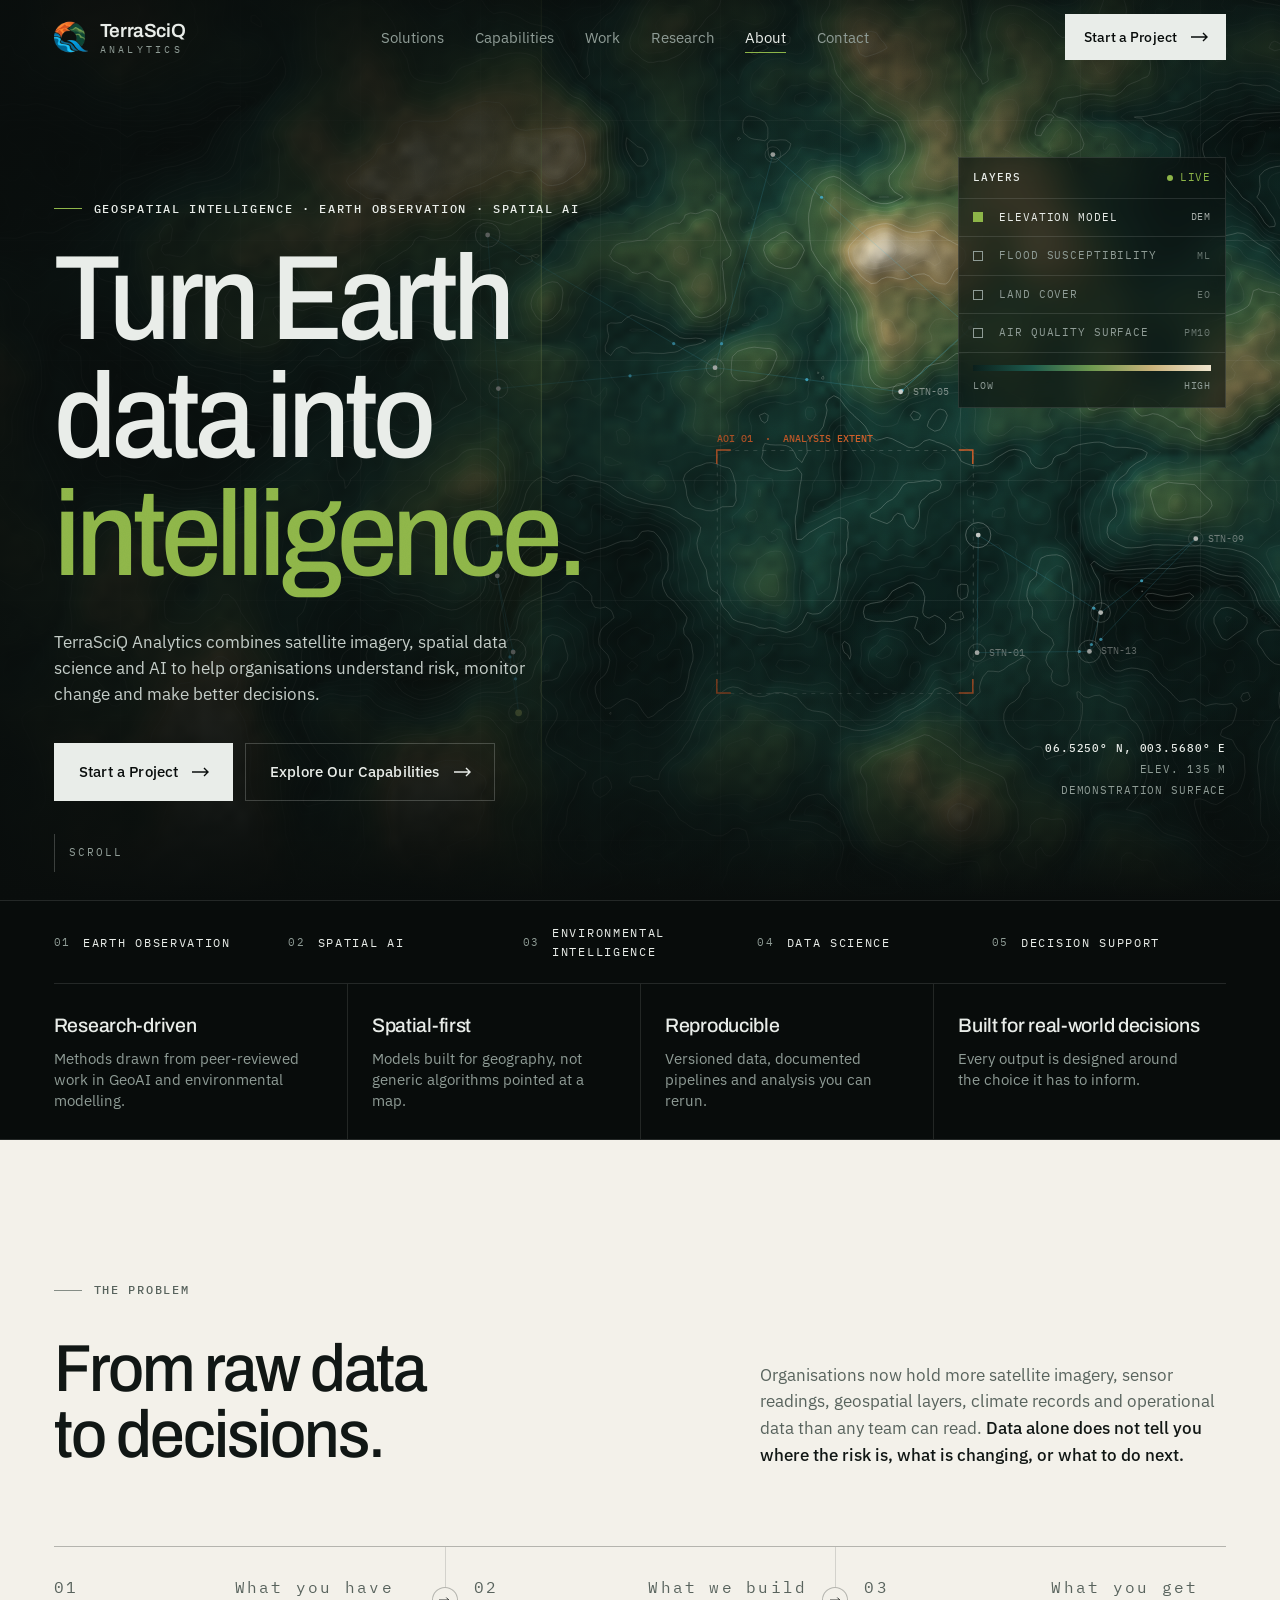
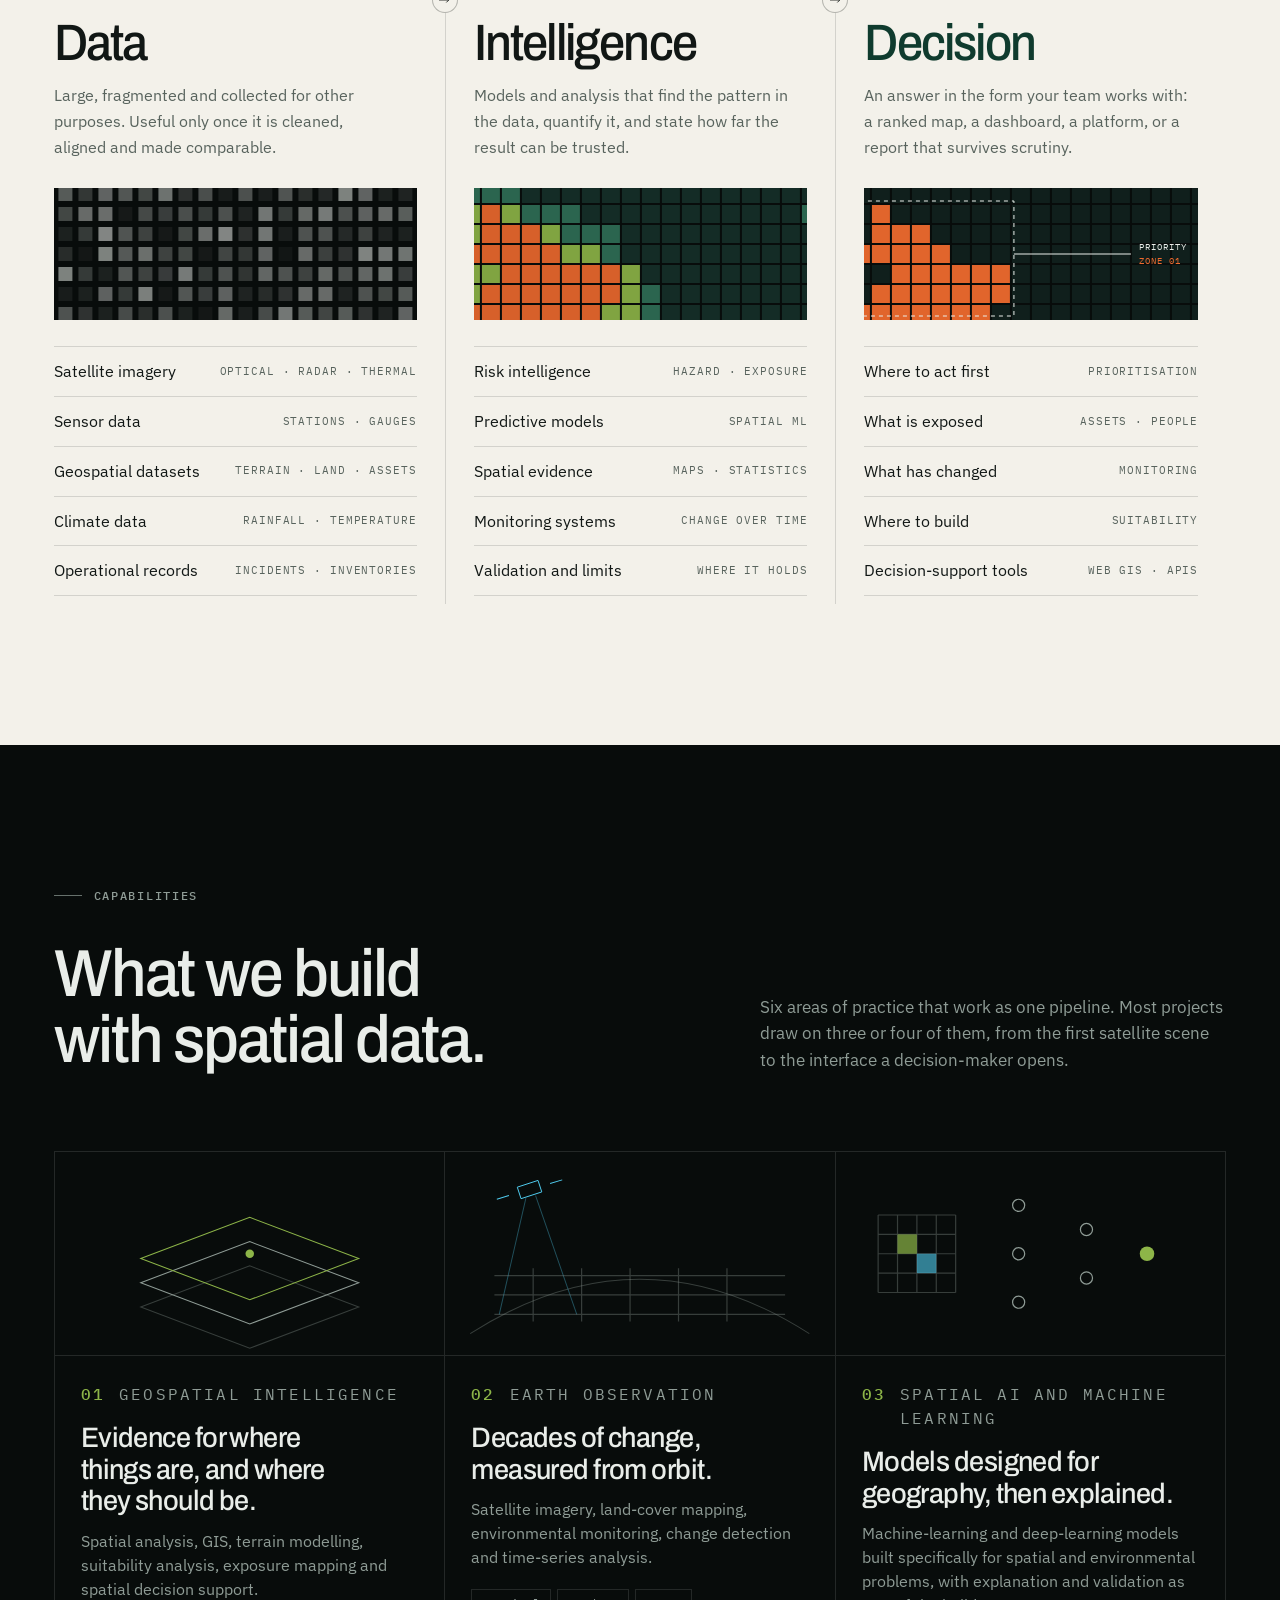
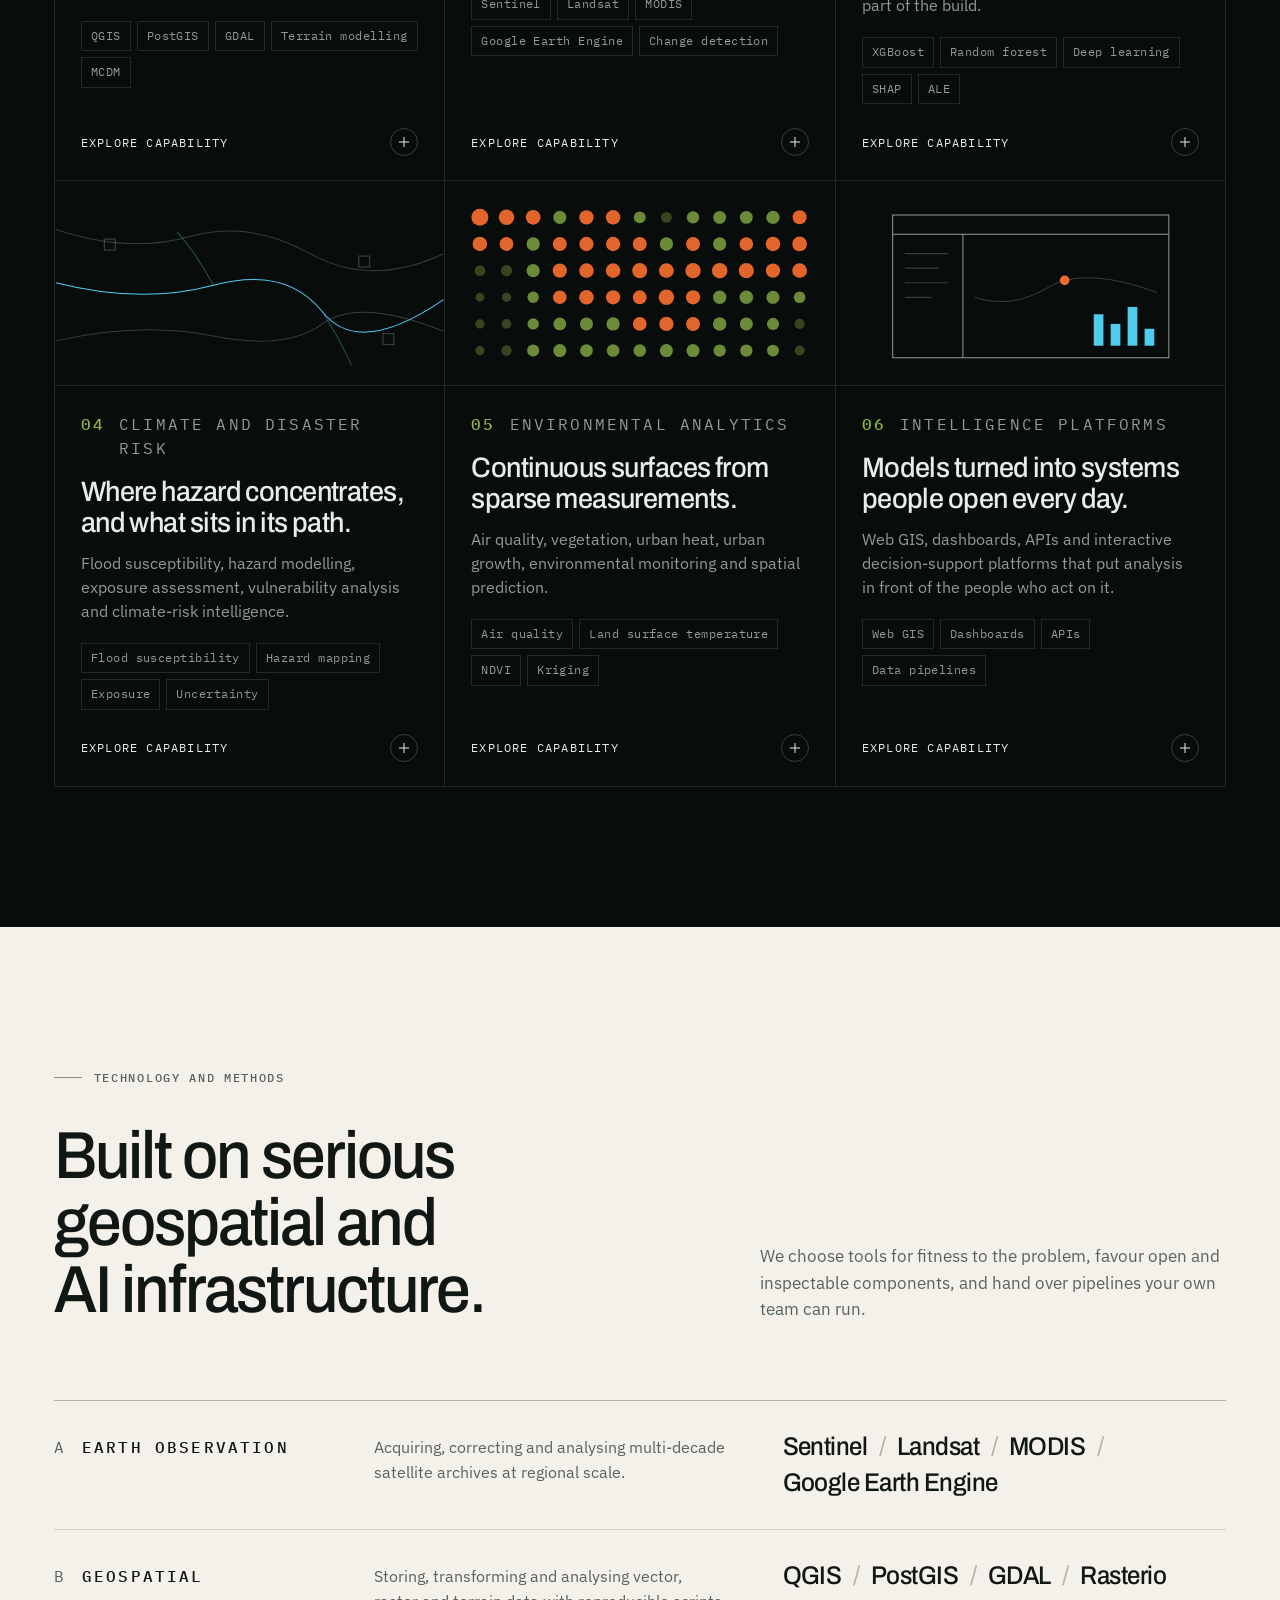
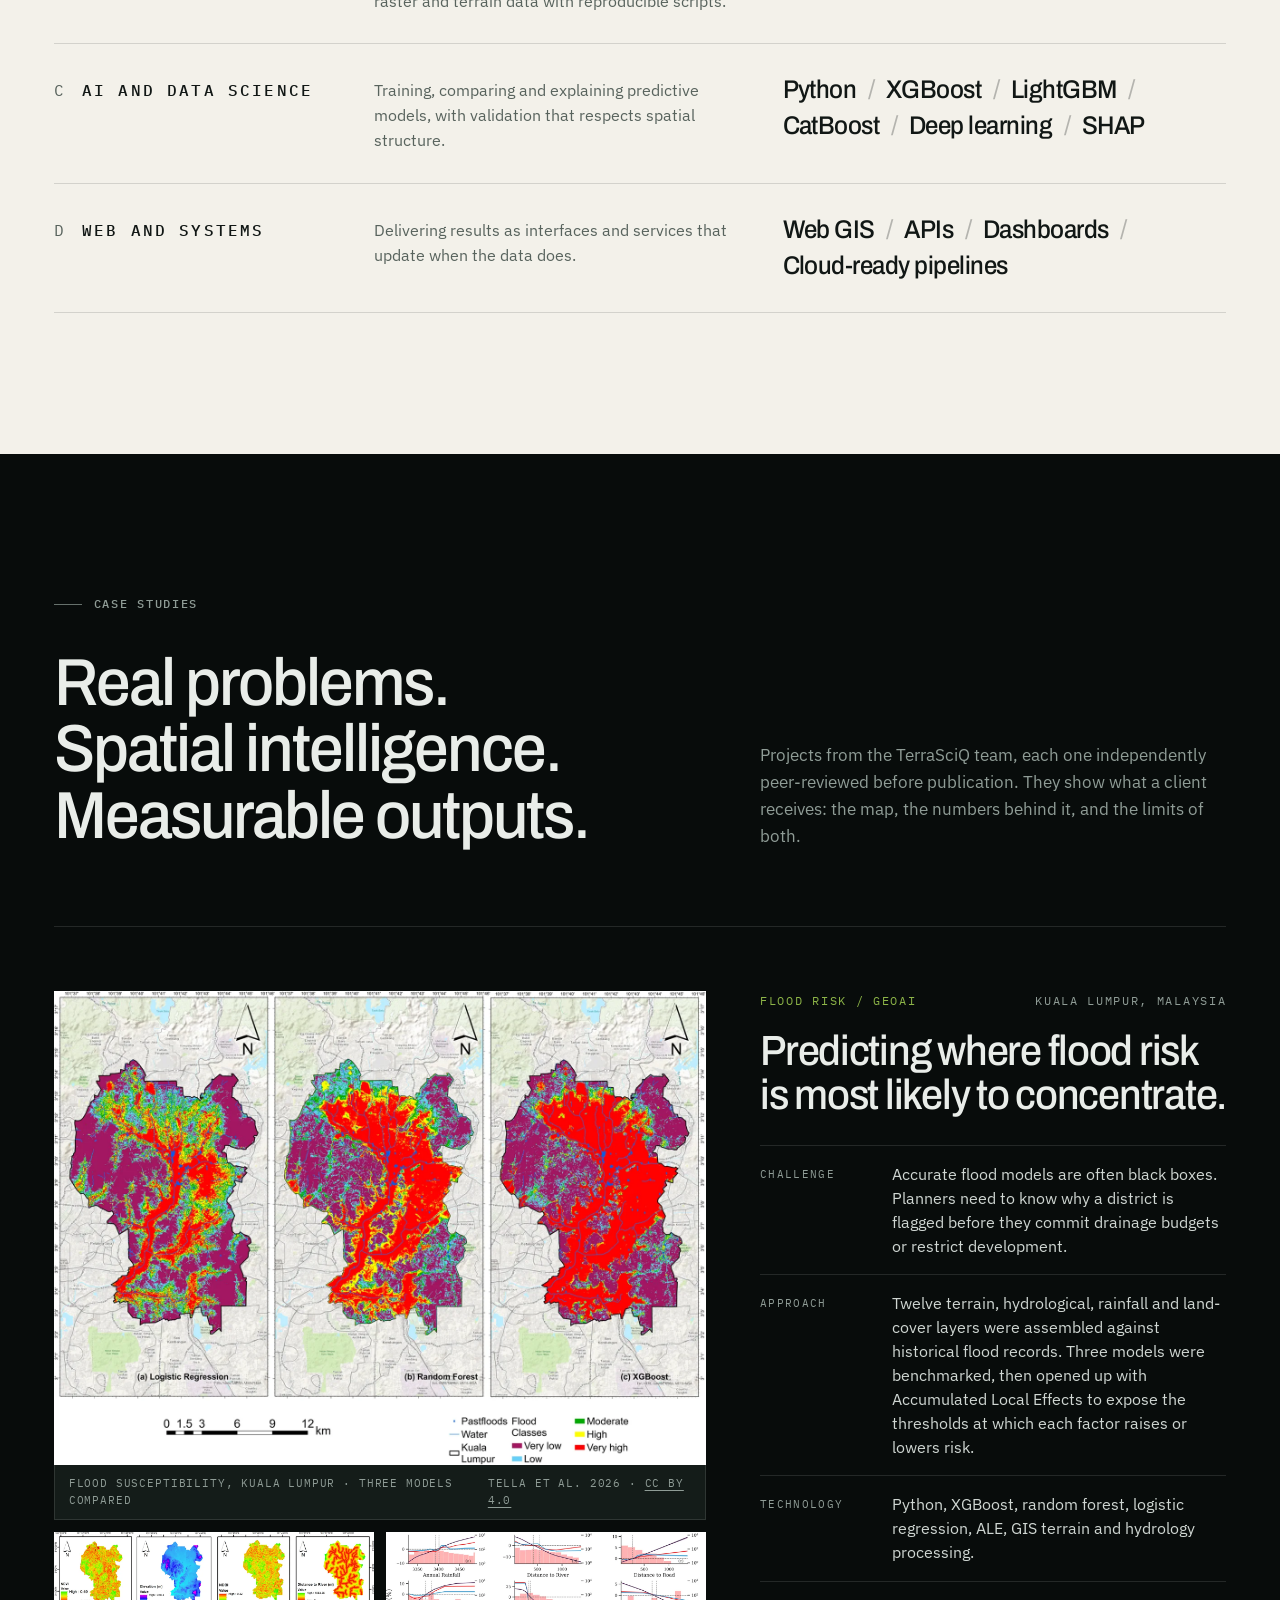
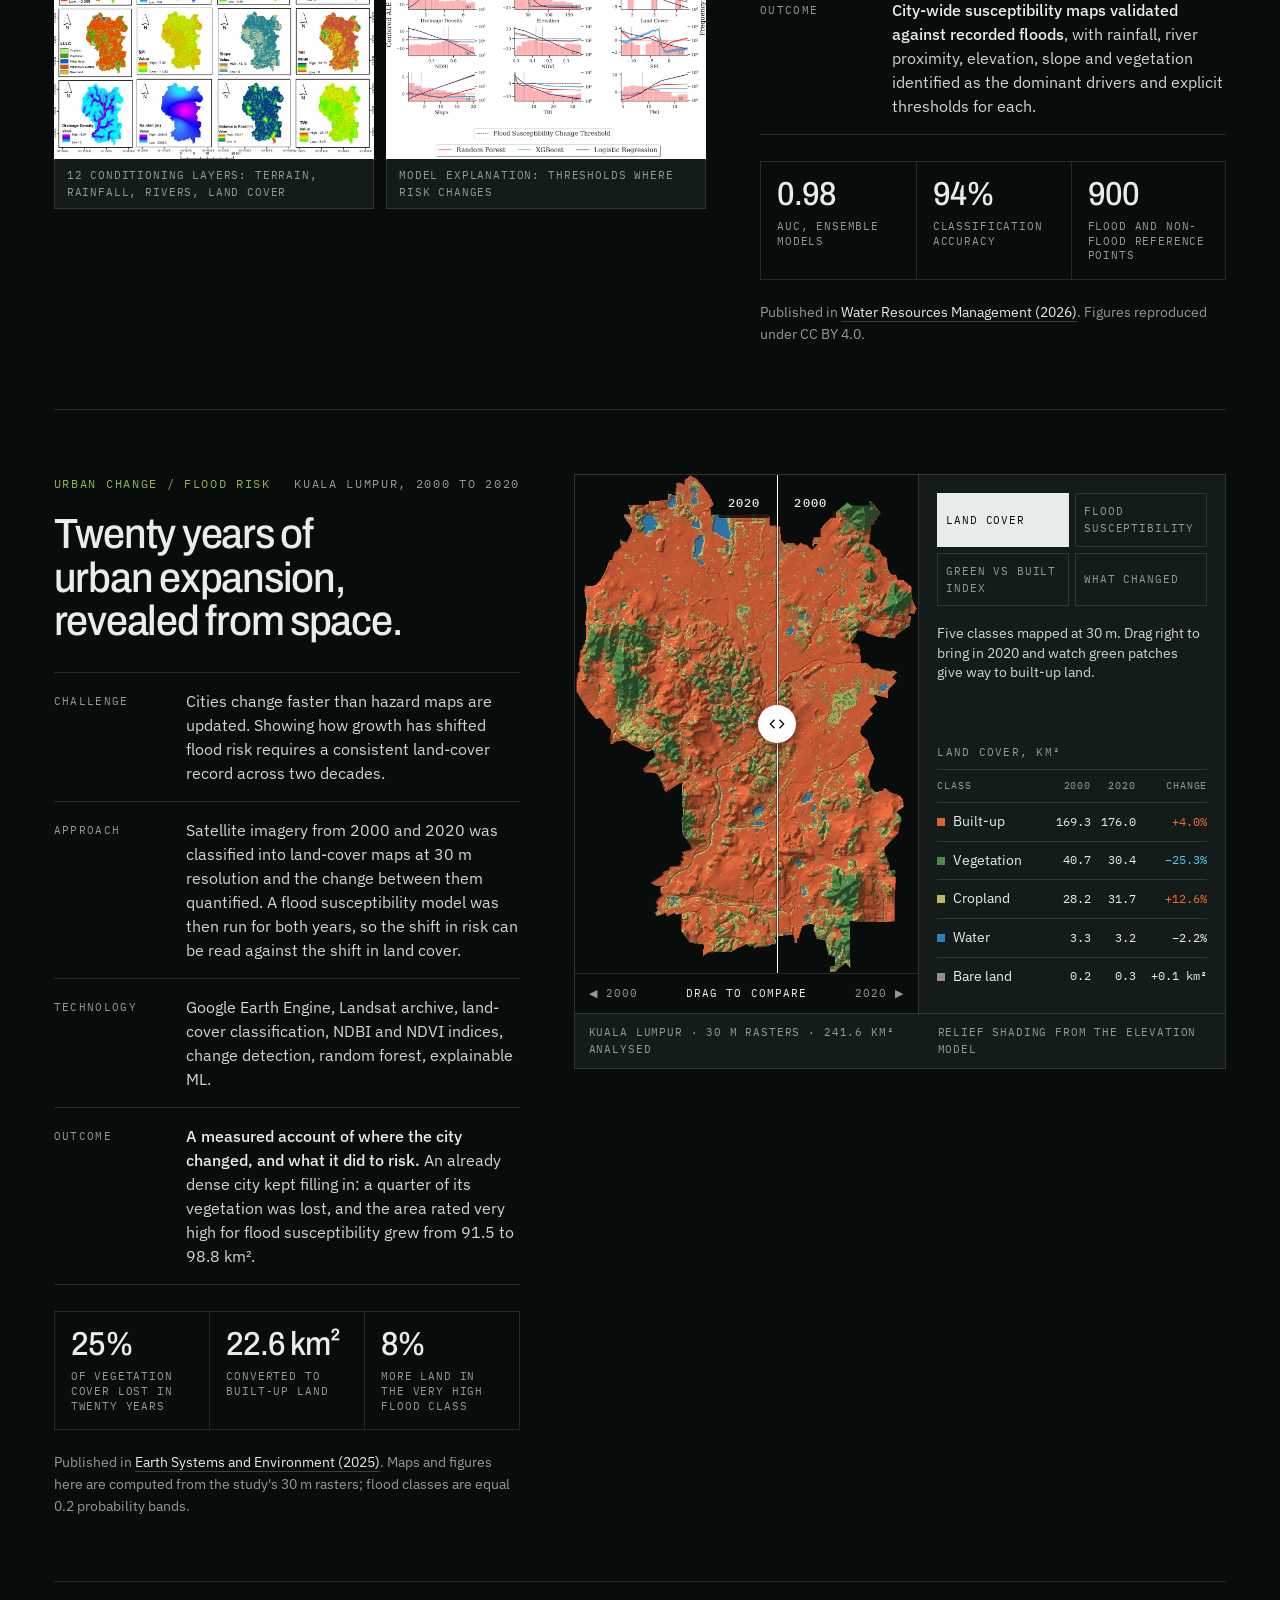
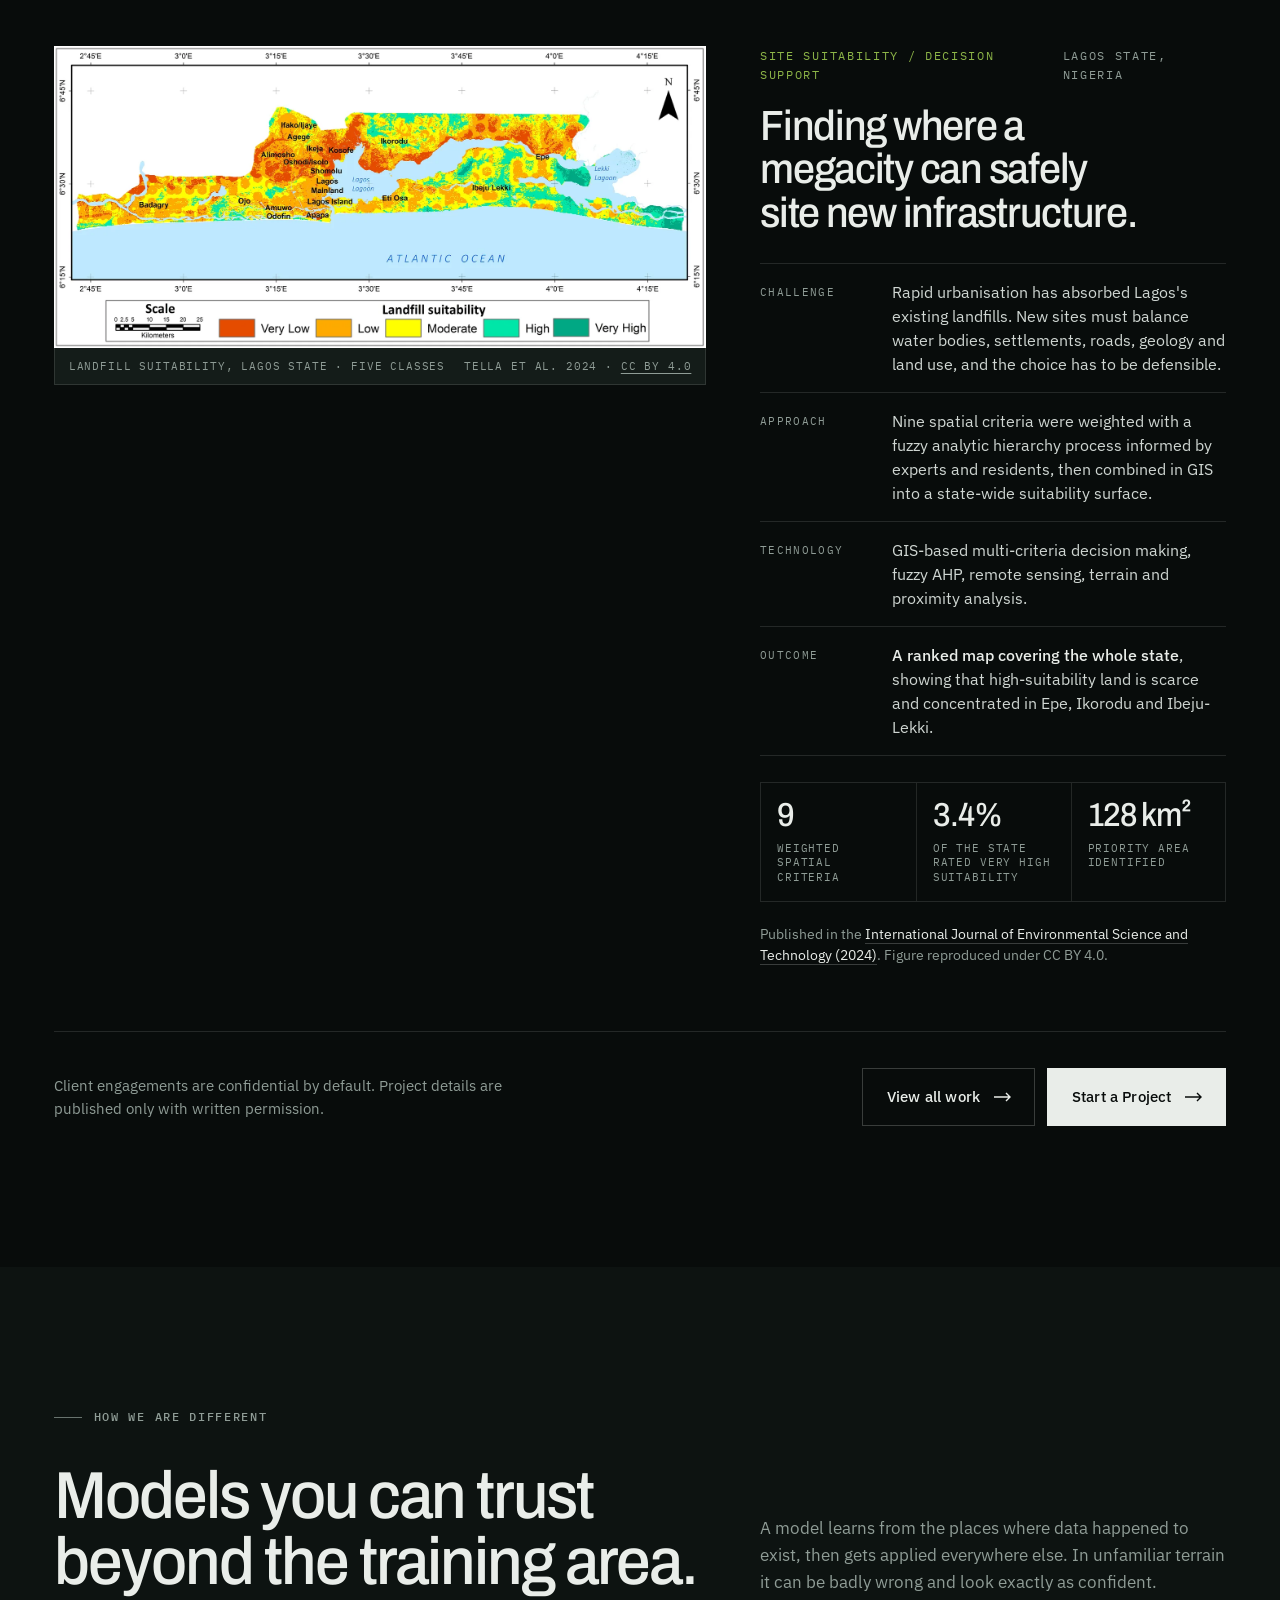
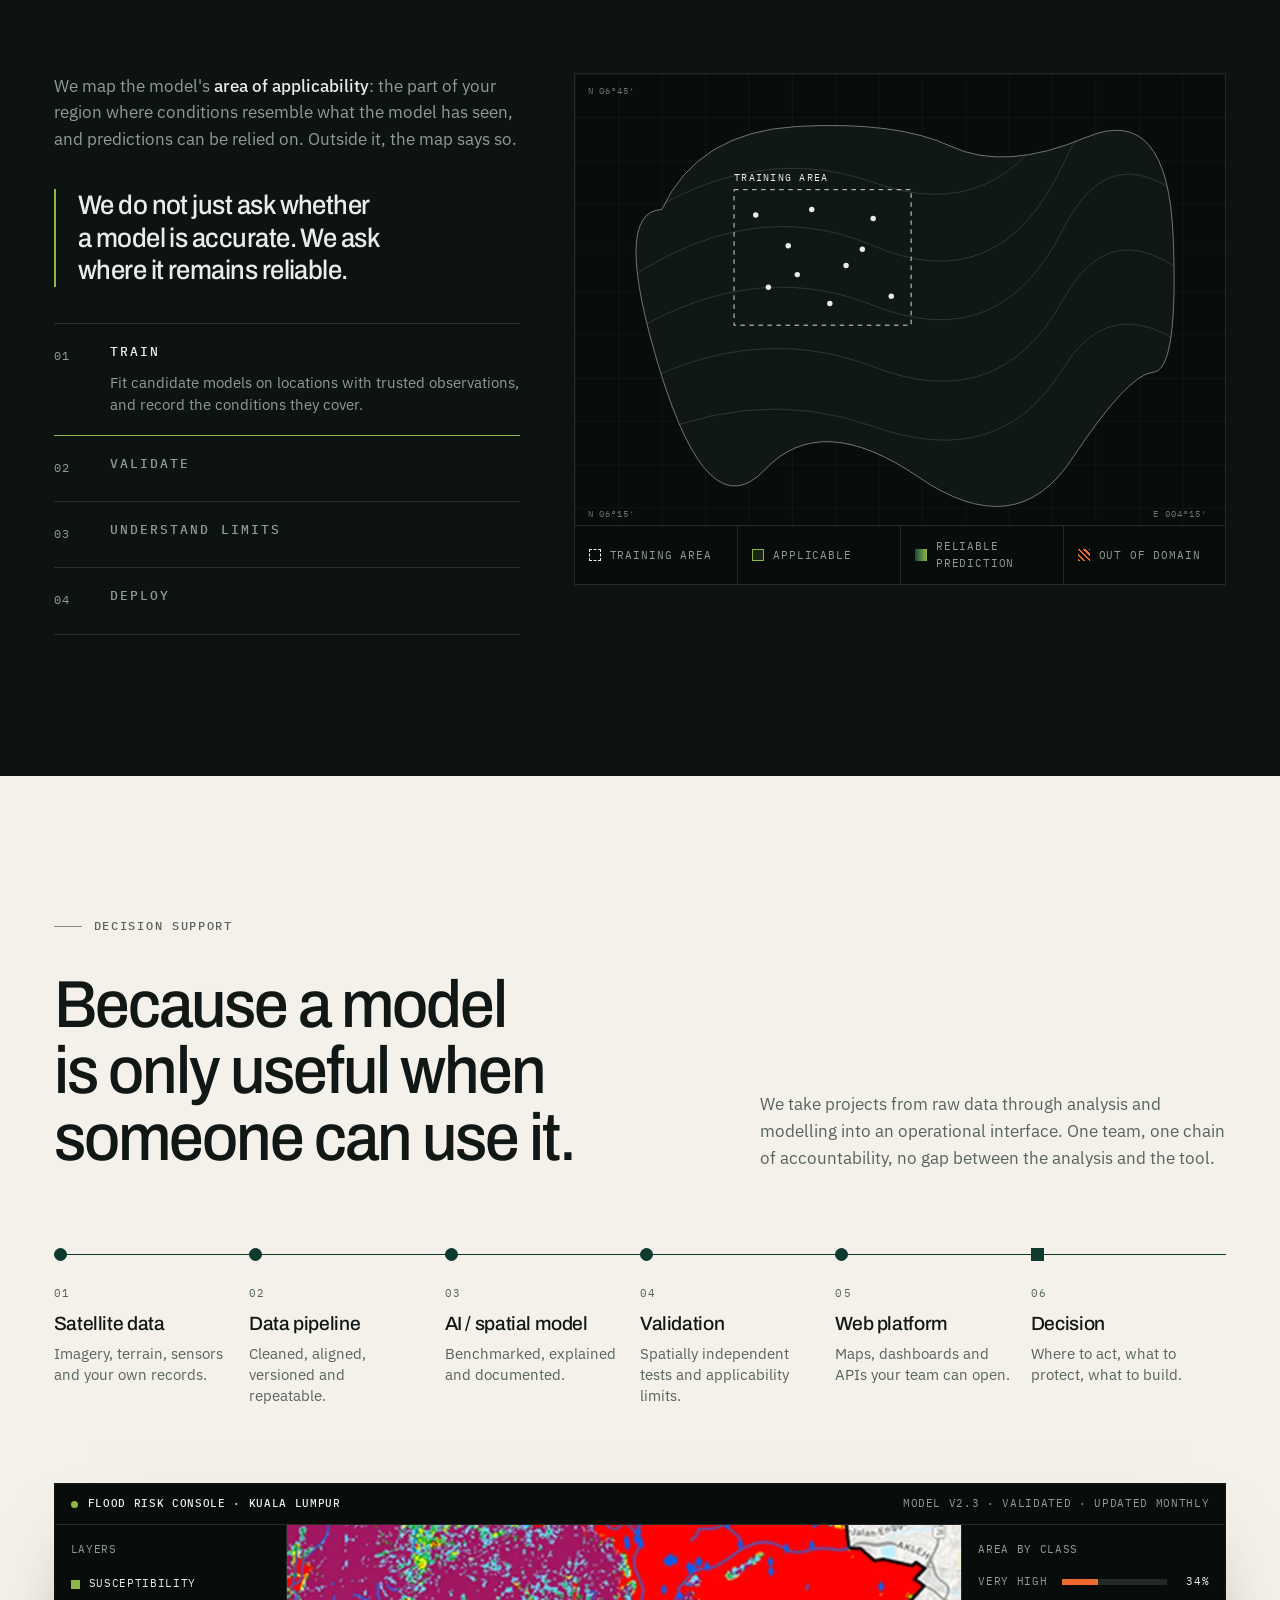
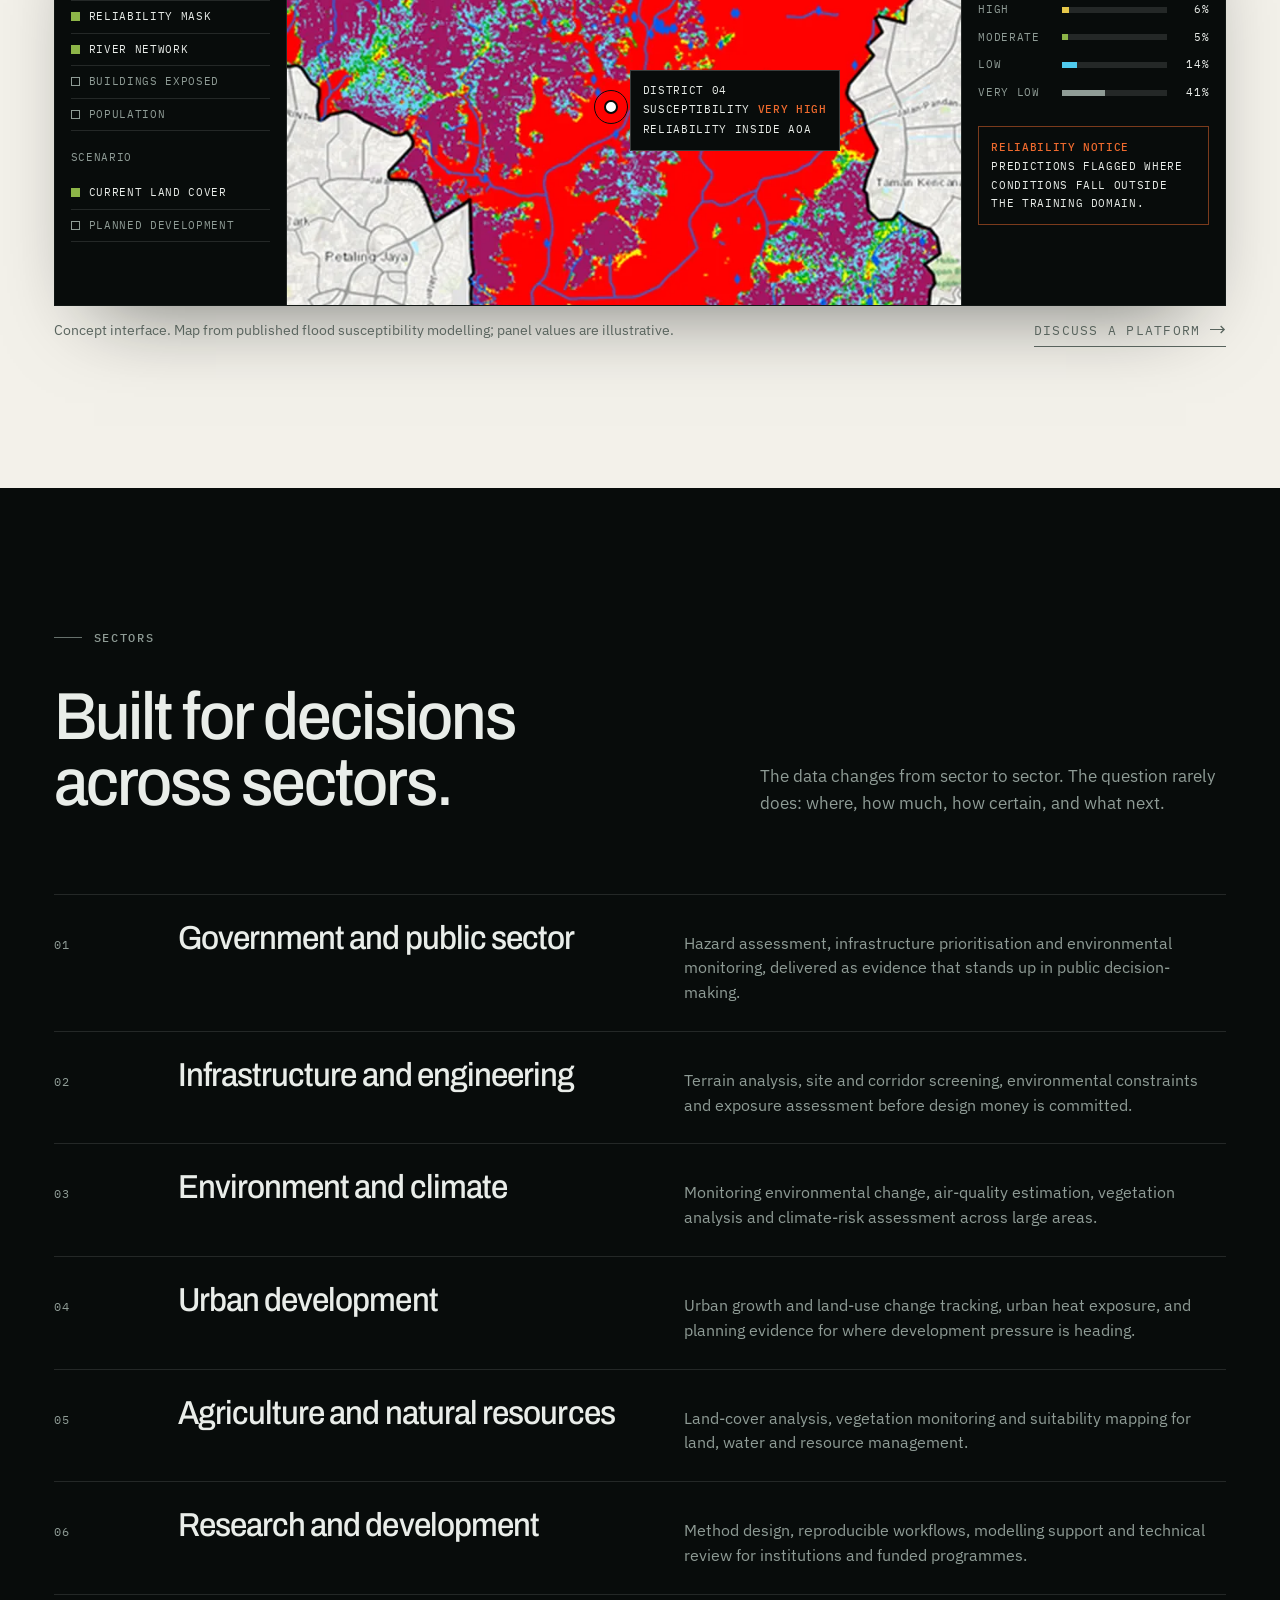
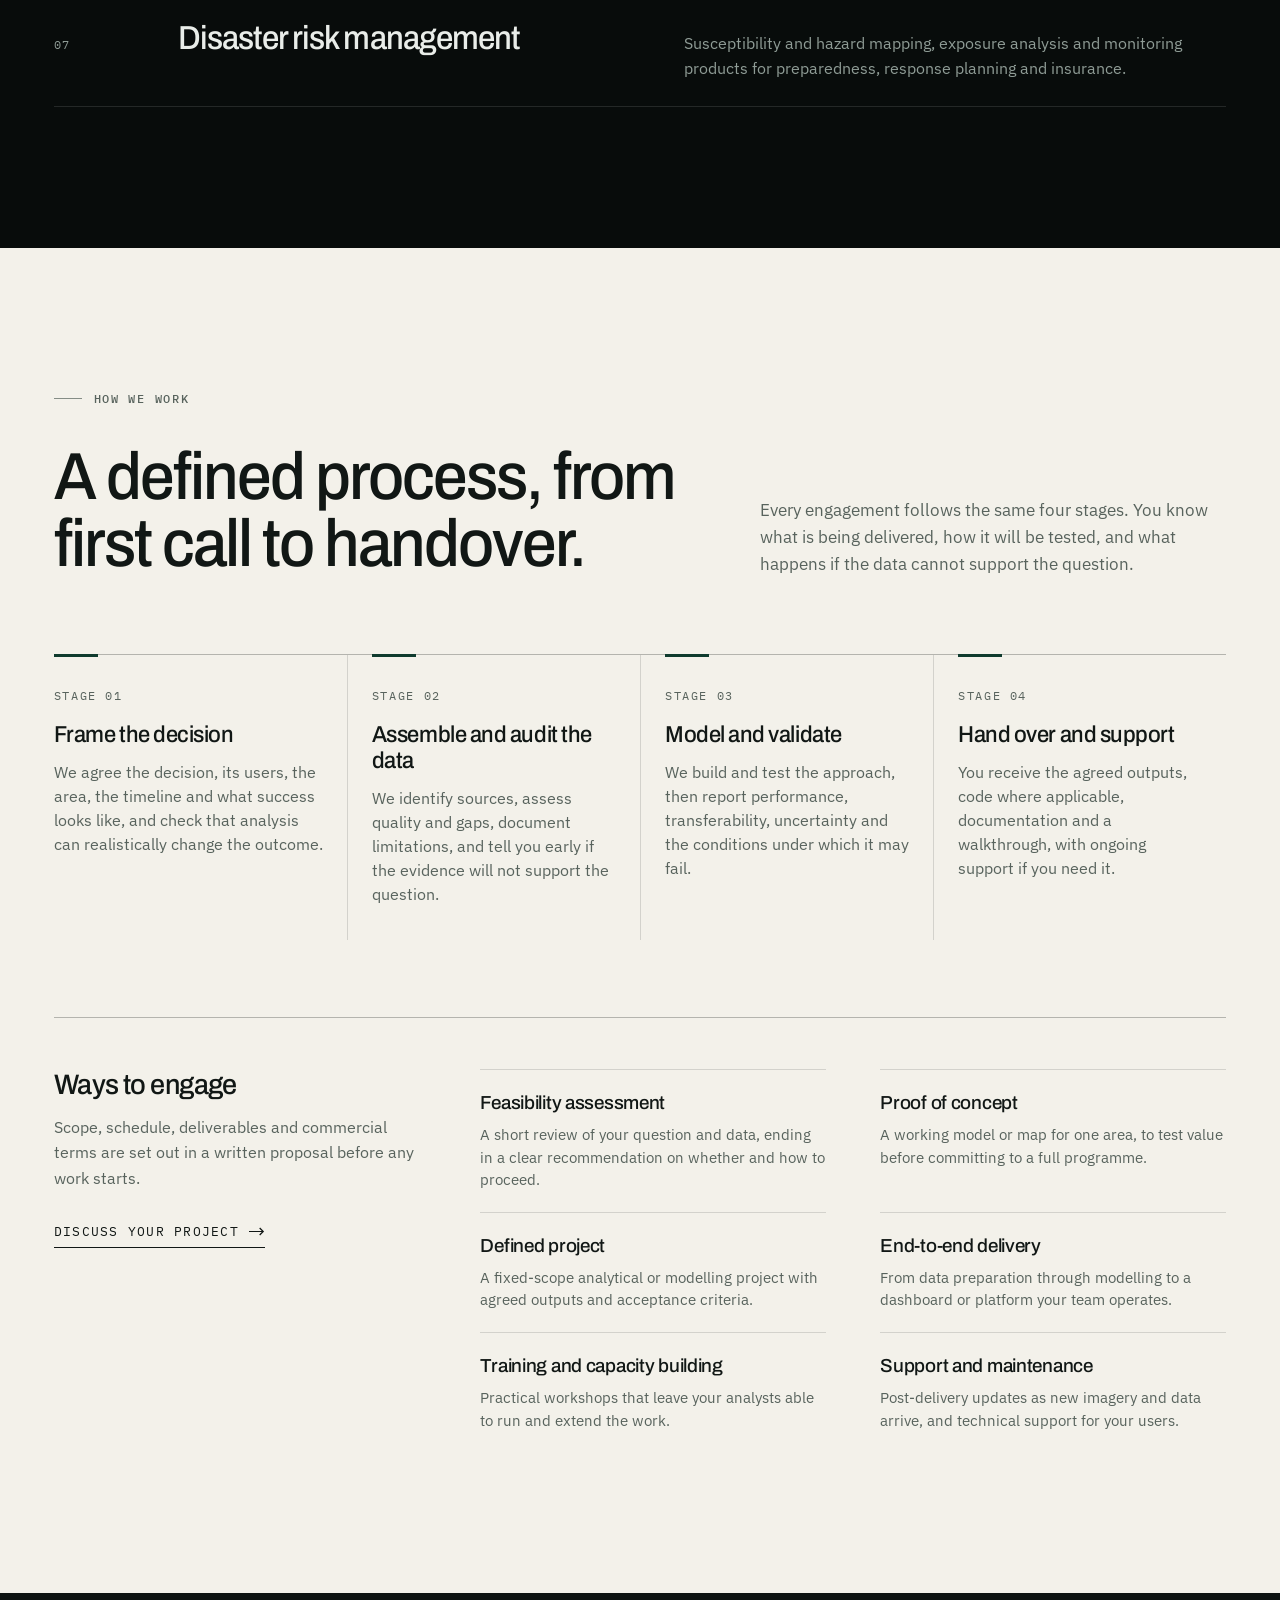
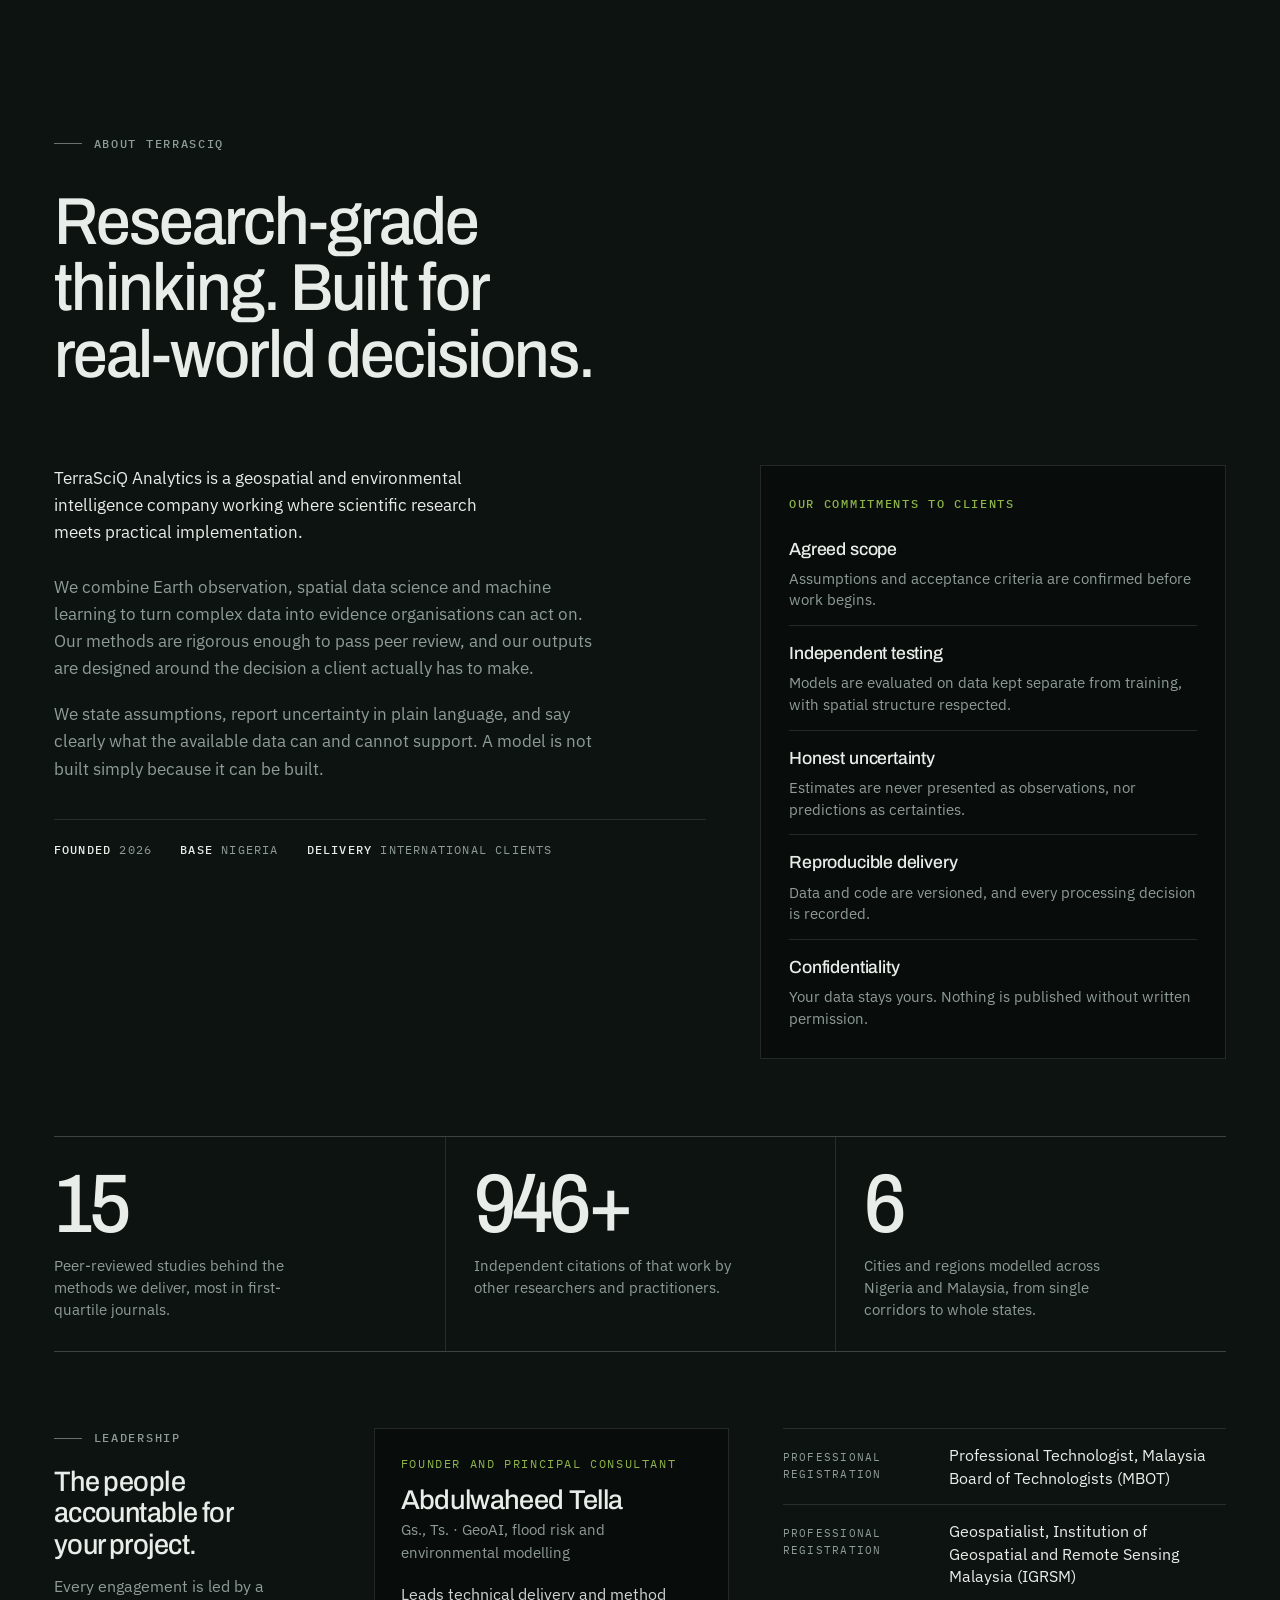
<file: index.html>
<!doctype html>
<html lang="en" class="no-js">
<head>
  <meta charset="utf-8">
  <meta name="viewport" content="width=device-width, initial-scale=1">
  <title>TerraSciQ Analytics | Geospatial intelligence, Earth observation and spatial AI</title>
  <meta name="description" content="TerraSciQ Analytics combines satellite imagery, spatial data science and AI to help organisations understand risk, monitor change and make better decisions. GeoAI, flood and climate risk modelling, environmental analytics and Web GIS platforms.">
  <!-- PRE-LAUNCH: remove this line at launch so search engines can index the site -->
  <meta name="robots" content="noindex, nofollow">
  <meta name="theme-color" content="#080c0b">
  <link rel="canonical" href="https://terrasciqanalytics.netlify.app/">

  <meta property="og:type" content="website">
  <meta property="og:site_name" content="TerraSciQ Analytics">
  <meta property="og:title" content="TerraSciQ Analytics | Turn Earth data into intelligence">
  <meta property="og:description" content="Spatial intelligence powered by Earth observation, AI and data science. We build spatial models and test where their predictions remain reliable.">
  <meta property="og:url" content="https://terrasciqanalytics.netlify.app/">
  <meta property="og:image" content="https://terrasciqanalytics.netlify.app/assets/img/og-image.jpg">
  <meta property="og:image:width" content="1200">
  <meta property="og:image:height" content="630">
  <meta name="twitter:card" content="summary_large_image">

  <link rel="icon" type="image/png" sizes="32x32" href="assets/img/favicon-32.png">
  <link rel="icon" type="image/png" sizes="16x16" href="assets/img/favicon-16.png">
  <link rel="apple-touch-icon" sizes="180x180" href="assets/img/favicon-180.png">
  <link rel="manifest" href="site.webmanifest">

  <link rel="preconnect" href="https://fonts.googleapis.com">
  <link rel="preconnect" href="https://fonts.gstatic.com" crossorigin>
  <link rel="stylesheet" href="https://fonts.googleapis.com/css2?family=Archivo:wdth,wght@62..125,400..700&family=IBM+Plex+Mono:wght@400;500&family=IBM+Plex+Sans:wght@400;500&display=swap">
  <link rel="stylesheet" href="css/styles.css">
  <script>document.documentElement.className = 'js';</script>

  <script type="application/ld+json">
  {
    "@context": "https://schema.org",
    "@type": "ProfessionalService",
    "name": "TerraSciQ Analytics",
    "url": "https://terrasciqanalytics.netlify.app/",
    "logo": "https://terrasciqanalytics.netlify.app/assets/img/favicon-512.png",
    "image": "https://terrasciqanalytics.netlify.app/assets/img/og-image.jpg",
    "slogan": "Spatial intelligence powered by Earth observation, AI and data science.",
    "description": "Geospatial intelligence, Earth observation, spatial AI, climate and disaster risk modelling, environmental analytics and decision-support platforms.",
    "foundingDate": "2026",
    "email": "terrasciq.analytics@gmail.com",
    "telephone": "+60102486014",
    "address": { "@type": "PostalAddress", "addressCountry": "NG" },
    "areaServed": "Worldwide",
    "founder": { "@type": "Person", "name": "Abdulwaheed Tella", "sameAs": ["https://orcid.org/0000-0002-4380-3343", "https://www.linkedin.com/in/abdulwaheedtella"] },
    "knowsAbout": ["GeoAI", "Geospatial analytics", "Remote sensing", "Earth observation", "Flood risk modelling", "Climate risk analytics", "Environmental analytics", "Spatial data science", "Web GIS"]
  }
  </script>
</head>
<body>
<a class="skip" href="#main">Skip to content</a>

<svg width="0" height="0" style="position:absolute" aria-hidden="true">
  <symbol id="arr" viewBox="0 0 18 10" fill="none" stroke="currentColor" stroke-width="1.4"><path d="M0 5h16M12 1l4 4-4 4"/></symbol>
  <pattern id="hatch" width="7" height="7" patternUnits="userSpaceOnUse" patternTransform="rotate(45)"><line x1="0" y1="0" x2="0" y2="7" stroke="#ee6a2e" stroke-width="1.4"/></pattern>
</svg>

<!-- ============ NAV ============ -->
<header class="nav" id="nav">
  <div class="wrap nav__in">
    <a class="brand" href="#top" aria-label="TerraSciQ Analytics, home">
      <img src="assets/img/logo-icon.webp" width="192" height="192" alt="">
      <span class="brand__name">TerraSciQ<span>Analytics</span></span>
    </a>
    <nav aria-label="Primary">
      <ul class="nav__links">
        <li><a href="#solutions">Solutions</a></li>
        <li><a href="#capabilities">Capabilities</a></li>
        <li><a href="#work">Work</a></li>
        <li><a href="#research">Research</a></li>
        <li><a href="#about">About</a></li>
        <li><a href="#contact">Contact</a></li>
      </ul>
    </nav>
    <div class="nav__right">
      <a class="btn btn--sm" href="#contact" data-magnetic>Start a Project <svg class="arr" aria-hidden="true"><use href="#arr"/></svg></a>
      <button class="burger" id="burger" aria-expanded="false" aria-controls="menu" aria-label="Open menu"><span></span><span></span></button>
    </div>
  </div>
</header>

<div class="menu" id="menu" aria-hidden="true">
  <ul class="menu__links">
    <li><a href="#solutions"><small>01</small>Solutions</a></li>
    <li><a href="#capabilities"><small>02</small>Capabilities</a></li>
    <li><a href="#work"><small>03</small>Work</a></li>
    <li><a href="#research"><small>04</small>Research</a></li>
    <li><a href="#about"><small>05</small>About</a></li>
    <li><a href="#contact"><small>06</small>Contact</a></li>
  </ul>
  <div class="menu__foot">
    <a class="btn" href="#contact">Start a Project <svg class="arr" aria-hidden="true"><use href="#arr"/></svg></a>
    <p>terrasciq.analytics@gmail.com &nbsp;/&nbsp; WhatsApp +60 10-248 6014</p>
  </div>
</div>

<main id="main">

<!-- ============ HERO ============ -->
<section class="hero grain" id="top" aria-labelledby="hero-title">
  <canvas class="hero__canvas" id="hero-canvas" aria-hidden="true"></canvas>
  <div class="hero__shade"></div>

  <div class="hud hud--layers" role="group" aria-label="Map layers">
    <div class="hud__head"><b>Layers</b><i>Live</i></div>
    <button class="layer" data-layer="elevation" aria-pressed="true"><span>Elevation model</span><span>DEM</span></button>
    <button class="layer" data-layer="flood" aria-pressed="false"><span>Flood susceptibility</span><span>ML</span></button>
    <button class="layer" data-layer="landcover" aria-pressed="false"><span>Land cover</span><span>EO</span></button>
    <button class="layer" data-layer="air" aria-pressed="false"><span>Air quality surface</span><span>PM10</span></button>
    <div class="hud__ramp"><div id="hud-ramp"></div><p><span id="hud-lo">Low</span><span id="hud-hi">High</span></p></div>
  </div>
  <p class="hud hud--readout" aria-hidden="true">
    <b id="hud-coord">06.5244° N, 003.3792° E</b><br>
    <span id="hud-val">Elev. 000 m</span><br>
    Demonstration surface
  </p>

  <div class="wrap hero__in">
    <p class="label">Geospatial intelligence · Earth observation · Spatial AI</p>
    <h1 class="hero__title" id="hero-title">
      <span class="line"><span>Turn Earth</span></span>
      <span class="line"><span>data into</span></span>
      <span class="line"><span><em>intelligence.</em></span></span>
    </h1>
    <p class="hero__copy">TerraSciQ Analytics combines satellite imagery, spatial data science and AI to help organisations understand risk, monitor change and make better decisions.</p>
    <div class="hero__cta">
      <a class="btn" href="#contact" data-magnetic>Start a Project <svg class="arr" aria-hidden="true"><use href="#arr"/></svg></a>
      <a class="btn btn--ghost" href="#capabilities">Explore Our Capabilities <svg class="arr" aria-hidden="true"><use href="#arr"/></svg></a>
    </div>
    <div class="hero__layers-m" role="group" aria-label="Map layers">
      <button data-layer="elevation" aria-pressed="true">Elevation</button>
      <button data-layer="flood" aria-pressed="false">Flood risk</button>
      <button data-layer="landcover" aria-pressed="false">Land cover</button>
      <button data-layer="air" aria-pressed="false">Air quality</button>
    </div>
  </div>
  <a class="scroll-cue" href="#solutions"><i></i>Scroll</a>
</section>

<!-- ============ TRUST STRIP ============ -->
<section class="strip" aria-label="What we do">
  <div class="wrap">
    <ul class="strip__row">
      <li data-n="01">Earth observation</li>
      <li data-n="02">Spatial AI</li>
      <li data-n="03">Environmental intelligence</li>
      <li data-n="04">Data science</li>
      <li data-n="05">Decision support</li>
    </ul>
    <ul class="strip__proof">
      <li class="rv"><b>Research-driven</b><span>Methods drawn from peer-reviewed work in GeoAI and environmental modelling.</span></li>
      <li class="rv" style="--d:1"><b>Spatial-first</b><span>Models built for geography, not generic algorithms pointed at a map.</span></li>
      <li class="rv" style="--d:2"><b>Reproducible</b><span>Versioned data, documented pipelines and analysis you can rerun.</span></li>
      <li class="rv" style="--d:3"><b>Built for real-world decisions</b><span>Every output is designed around the choice it has to inform.</span></li>
    </ul>
  </div>
</section>

<!-- ============ PROBLEM / VALUE ============ -->
<section class="section light" id="solutions" aria-labelledby="problem-title">
  <div class="wrap">
    <div class="head">
      <p class="label">The problem</p>
      <h2 class="h2 rv" id="problem-title">From raw data<br>to decisions.</h2>
      <p class="lede rv" style="--d:1">Organisations now hold more satellite imagery, sensor readings, geospatial layers, climate records and operational data than any team can read. <strong>Data alone does not tell you where the risk is, what is changing, or what to do next.</strong></p>
    </div>

    <div class="flow">
      <div class="flow__col rv">
        <p class="flow__n"><span>01</span><span>What you have</span></p>
        <h3 class="flow__title">Data</h3>
        <p>Large, fragmented and collected for other purposes. Useful only once it is cleaned, aligned and made comparable.</p>
        <div class="flow__viz" aria-hidden="true">
          <svg viewBox="0 0 400 132" preserveAspectRatio="xMidYMid slice" id="viz-data"></svg>
        </div>
        <ul class="flow__list">
          <li>Satellite imagery <span>Optical · radar · thermal</span></li>
          <li>Sensor data <span>Stations · gauges</span></li>
          <li>Geospatial datasets <span>Terrain · land · assets</span></li>
          <li>Climate data <span>Rainfall · temperature</span></li>
          <li>Operational records <span>Incidents · inventories</span></li>
        </ul>
        <span class="flow__arrow" aria-hidden="true"><svg viewBox="0 0 18 10"><use href="#arr"/></svg></span>
      </div>
      <div class="flow__col rv" style="--d:1">
        <p class="flow__n"><span>02</span><span>What we build</span></p>
        <h3 class="flow__title">Intelligence</h3>
        <p>Models and analysis that find the pattern in the data, quantify it, and state how far the result can be trusted.</p>
        <div class="flow__viz" aria-hidden="true">
          <svg viewBox="0 0 400 132" preserveAspectRatio="xMidYMid slice" id="viz-intel"></svg>
        </div>
        <ul class="flow__list">
          <li>Risk intelligence <span>Hazard · exposure</span></li>
          <li>Predictive models <span>Spatial ML</span></li>
          <li>Spatial evidence <span>Maps · statistics</span></li>
          <li>Monitoring systems <span>Change over time</span></li>
          <li>Validation and limits <span>Where it holds</span></li>
        </ul>
        <span class="flow__arrow" aria-hidden="true"><svg viewBox="0 0 18 10"><use href="#arr"/></svg></span>
      </div>
      <div class="flow__col rv" style="--d:2">
        <p class="flow__n"><span>03</span><span>What you get</span></p>
        <h3 class="flow__title">Decision</h3>
        <p>An answer in the form your team works with: a ranked map, a dashboard, a platform, or a report that survives scrutiny.</p>
        <div class="flow__viz" aria-hidden="true">
          <svg viewBox="0 0 400 132" preserveAspectRatio="xMidYMid slice" id="viz-decision"></svg>
        </div>
        <ul class="flow__list">
          <li>Where to act first <span>Prioritisation</span></li>
          <li>What is exposed <span>Assets · people</span></li>
          <li>What has changed <span>Monitoring</span></li>
          <li>Where to build <span>Suitability</span></li>
          <li>Decision-support tools <span>Web GIS · APIs</span></li>
        </ul>
      </div>
    </div>
  </div>
</section>

<!-- ============ CAPABILITIES ============ -->
<section class="section dark" id="capabilities" aria-labelledby="cap-title">
  <div class="wrap">
    <div class="head">
      <p class="label">Capabilities</p>
      <h2 class="h2 rv" id="cap-title">What we build<br>with spatial data.</h2>
      <p class="lede rv" style="--d:1">Six areas of practice that work as one pipeline. Most projects draw on three or four of them, from the first satellite scene to the interface a decision-maker opens.</p>
    </div>

    <div class="caps">
      <article class="cap rv">
        <div class="cap__viz" aria-hidden="true">
          <svg viewBox="0 0 320 168">
            <path class="s dim" d="M70 128l90-34 90 34-90 34z"/>
            <path class="s up1" d="M70 108l90-34 90 34-90 34z"/>
            <path class="s a up2" d="M70 88l90-34 90 34-90 34z"/>
            <path class="s a up2 hid" d="M115 88q22-18 45-4t45 2M100 96q30-12 60 0t60-6"/>
            <circle class="f up2" cx="160" cy="84" r="3.5"/>
            <path class="s a up2 hid" d="M160 84V40"/>
            <circle class="s a up2 hid" cx="160" cy="34" r="6"/>
          </svg>
        </div>
        <div class="cap__body">
          <p class="cap__n"><b>01</b>Geospatial intelligence</p>
          <h3 class="h3">Evidence for where things are, and where they should be.</h3>
          <p>Spatial analysis, GIS, terrain modelling, suitability analysis, exposure mapping and spatial decision support.</p>
          <ul class="tags"><li>QGIS</li><li>PostGIS</li><li>GDAL</li><li>Terrain modelling</li><li>MCDM</li></ul>
          <div class="cap__more" id="cap-1"><div><dl>
            <div><dt>Typical question</dt><dd>Which sites meet every constraint, and which should we rule out first?</dd></div>
            <div><dt>You receive</dt><dd>Ranked suitability and exposure maps, the criteria and weights behind them, and the geodatabase.</dd></div>
          </dl></div></div>
          <button class="cap__toggle" aria-expanded="false" aria-controls="cap-1"><span>Explore capability</span><i></i></button>
        </div>
      </article>

      <article class="cap rv" style="--d:1">
        <div class="cap__viz" aria-hidden="true">
          <svg viewBox="0 0 320 168">
            <path class="s dim" d="M20 150Q160 60 300 150"/>
            <g class="slide">
              <rect class="s b" x="60" y="26" width="18" height="10" transform="rotate(-18 69 31)"/>
              <path class="s b" d="M52 36l-10 3M86 26l10-3"/>
              <path class="s b dim" d="M66 38l-22 96M74 36l34 98"/>
            </g>
            <g class="s dim"><path d="M40 134h240M40 118h240M40 102h240M72 96v44M112 96v44M152 96v44M192 96v44M232 96v44"/></g>
            <rect class="fb hid" x="112" y="102" width="40" height="16" opacity=".5"/>
            <rect class="f hid" x="152" y="118" width="40" height="16" opacity=".5"/>
            <path class="s a draw" d="M200 60l14-10 14 16 14-22 14 12 14-18 14 8"/>
          </svg>
        </div>
        <div class="cap__body">
          <p class="cap__n"><b>02</b>Earth observation</p>
          <h3 class="h3">Decades of change, measured from orbit.</h3>
          <p>Satellite imagery, land-cover mapping, environmental monitoring, change detection and time-series analysis.</p>
          <ul class="tags"><li>Sentinel</li><li>Landsat</li><li>MODIS</li><li>Google Earth Engine</li><li>Change detection</li></ul>
          <div class="cap__more" id="cap-2"><div><dl>
            <div><dt>Typical question</dt><dd>How has this city, catchment or concession changed since 2005, and how fast?</dd></div>
            <div><dt>You receive</dt><dd>Classified land-cover epochs, change statistics with accuracy assessment, and a repeatable monitoring workflow.</dd></div>
          </dl></div></div>
          <button class="cap__toggle" aria-expanded="false" aria-controls="cap-2"><span>Explore capability</span><i></i></button>
        </div>
      </article>

      <article class="cap rv" style="--d:2">
        <div class="cap__viz" aria-hidden="true">
          <svg viewBox="0 0 320 168">
            <g class="s dim"><path d="M34 52h64M34 68h64M34 84h64M34 100h64M34 116h64M34 52v64M50 52v64M66 52v64M82 52v64M98 52v64"/></g>
            <rect class="f" x="50" y="68" width="16" height="16" opacity=".7"/><rect class="fb" x="66" y="84" width="16" height="16" opacity=".6"/><rect class="fo hid" x="34" y="100" width="16" height="16" opacity=".7"/>
            <g class="s"><path class="draw a" d="M98 60L150 44M98 84L150 84M98 108L150 124M150 44L206 64M150 84L206 64M150 124L206 104M150 44L206 104M150 84L206 104M206 64L256 84M206 104L256 84"/></g>
            <g class="s"><circle cx="150" cy="44" r="5"/><circle cx="150" cy="84" r="5"/><circle cx="150" cy="124" r="5"/><circle cx="206" cy="64" r="5"/><circle cx="206" cy="104" r="5"/></g>
            <circle class="f grow" cx="256" cy="84" r="6"/>
            <path class="s a hid" d="M270 84h26"/>
          </svg>
        </div>
        <div class="cap__body">
          <p class="cap__n"><b>03</b>Spatial AI and machine learning</p>
          <h3 class="h3">Models designed for geography, then explained.</h3>
          <p>Machine-learning and deep-learning models built specifically for spatial and environmental problems, with explanation and validation as part of the build.</p>
          <ul class="tags"><li>XGBoost</li><li>Random forest</li><li>Deep learning</li><li>SHAP</li><li>ALE</li></ul>
          <div class="cap__more" id="cap-3"><div><dl>
            <div><dt>Typical question</dt><dd>Can we predict this across the whole region, and why does the model flag these places?</dd></div>
            <div><dt>You receive</dt><dd>A benchmarked model, driver explanations a non-specialist can read, spatial validation and documented code.</dd></div>
          </dl></div></div>
          <button class="cap__toggle" aria-expanded="false" aria-controls="cap-3"><span>Explore capability</span><i></i></button>
        </div>
      </article>

      <article class="cap rv">
        <div class="cap__viz" aria-hidden="true">
          <svg viewBox="0 0 320 168">
            <path class="s dim" d="M0 40q60 20 110 6t100 14 110 0M0 132q70-16 130-4t90-10 100 6"/>
            <path class="fo hid" opacity=".16" d="M0 62Q70 82 130 66t90 22 100-6v40q-50 14-100-4t-90-18T0 108z"/>
            <path class="fb hid" opacity=".22" d="M0 74Q70 92 130 76t90 22 100-8v20q-50 12-100-6t-90-20T0 96z"/>
            <path class="s b" d="M0 84Q70 102 130 86t90 22 100-10"/>
            <path class="s b dim" d="M130 86q-14-26-30-44M220 108q14 22 24 44"/>
            <g class="s o hid"><rect x="150" y="60" width="9" height="9"/><rect x="166" y="72" width="9" height="9"/><rect x="92" y="96" width="9" height="9"/></g>
            <g class="s dim"><rect x="40" y="48" width="9" height="9"/><rect x="250" y="62" width="9" height="9"/><rect x="270" y="126" width="9" height="9"/></g>
          </svg>
        </div>
        <div class="cap__body">
          <p class="cap__n"><b>04</b>Climate and disaster risk</p>
          <h3 class="h3">Where hazard concentrates, and what sits in its path.</h3>
          <p>Flood susceptibility, hazard modelling, exposure assessment, vulnerability analysis and climate-risk intelligence.</p>
          <ul class="tags"><li>Flood susceptibility</li><li>Hazard mapping</li><li>Exposure</li><li>Uncertainty</li></ul>
          <div class="cap__more" id="cap-4"><div><dl>
            <div><dt>Typical question</dt><dd>Which districts, assets and populations face the highest flood risk, and how confident is that?</dd></div>
            <div><dt>You receive</dt><dd>Susceptibility and exposure maps, counts of buildings and people affected, and a reliability layer for every prediction.</dd></div>
          </dl></div></div>
          <button class="cap__toggle" aria-expanded="false" aria-controls="cap-4"><span>Explore capability</span><i></i></button>
        </div>
      </article>

      <article class="cap rv" style="--d:1">
        <div class="cap__viz" aria-hidden="true">
          <svg viewBox="0 0 320 168" id="viz-env"></svg>
        </div>
        <div class="cap__body">
          <p class="cap__n"><b>05</b>Environmental analytics</p>
          <h3 class="h3">Continuous surfaces from sparse measurements.</h3>
          <p>Air quality, vegetation, urban heat, urban growth, environmental monitoring and spatial prediction.</p>
          <ul class="tags"><li>Air quality</li><li>Land surface temperature</li><li>NDVI</li><li>Kriging</li></ul>
          <div class="cap__more" id="cap-5"><div><dl>
            <div><dt>Typical question</dt><dd>We have twenty monitoring stations. What is happening between them?</dd></div>
            <div><dt>You receive</dt><dd>Predicted concentration or temperature surfaces, hotspot maps, and the climatic and land-use drivers behind them.</dd></div>
          </dl></div></div>
          <button class="cap__toggle" aria-expanded="false" aria-controls="cap-5"><span>Explore capability</span><i></i></button>
        </div>
      </article>

      <article class="cap rv" style="--d:2">
        <div class="cap__viz" aria-hidden="true">
          <svg viewBox="0 0 320 168">
            <rect class="s" x="46" y="28" width="228" height="118"/>
            <path class="s" d="M46 44h228M104 44v102"/>
            <g class="s dim"><path d="M56 60h36M56 72h28M56 84h36M56 96h22"/></g>
            <rect class="f hid" x="56" y="108" width="36" height="5" opacity=".8"/>
            <path class="s a draw" d="M114 124q26-44 50-26t44-30 56-10"/>
            <path class="s dim" d="M114 96q30 10 60-8t90 4"/>
            <g class="fb"><rect class="up1" x="212" y="110" width="8" height="26"/><rect x="226" y="118" width="8" height="18"/><rect class="up1" x="240" y="104" width="8" height="32"/><rect x="254" y="122" width="8" height="14"/></g>
            <circle class="fo grow" cx="188" cy="82" r="4"/>
          </svg>
        </div>
        <div class="cap__body">
          <p class="cap__n"><b>06</b>Intelligence platforms</p>
          <h3 class="h3">Models turned into systems people open every day.</h3>
          <p>Web GIS, dashboards, APIs and interactive decision-support platforms that put analysis in front of the people who act on it.</p>
          <ul class="tags"><li>Web GIS</li><li>Dashboards</li><li>APIs</li><li>Data pipelines</li></ul>
          <div class="cap__more" id="cap-6"><div><dl>
            <div><dt>Typical question</dt><dd>How do our planners use this model without opening a notebook or GIS package?</dd></div>
            <div><dt>You receive</dt><dd>A hosted map application or dashboard, the API behind it, an automated update pipeline, and handover documentation.</dd></div>
          </dl></div></div>
          <button class="cap__toggle" aria-expanded="false" aria-controls="cap-6"><span>Explore capability</span><i></i></button>
        </div>
      </article>
    </div>
  </div>
</section>

<!-- ============ TECHNOLOGY ============ -->
<section class="section light" aria-labelledby="tech-title">
  <div class="wrap">
    <div class="head">
      <p class="label">Technology and methods</p>
      <h2 class="h2 rv" id="tech-title">Built on serious geospatial and AI infrastructure.</h2>
      <p class="lede rv" style="--d:1">We choose tools for fitness to the problem, favour open and inspectable components, and hand over pipelines your own team can run.</p>
    </div>
    <div class="stack">
      <div class="stack__row rv">
        <p class="stack__fn"><span>A</span><b>Earth observation</b></p>
        <p>Acquiring, correcting and analysing multi-decade satellite archives at regional scale.</p>
        <ul class="stack__tools"><li>Sentinel</li><li>Landsat</li><li>MODIS</li><li>Google Earth Engine</li></ul>
      </div>
      <div class="stack__row rv">
        <p class="stack__fn"><span>B</span><b>Geospatial</b></p>
        <p>Storing, transforming and analysing vector, raster and terrain data with reproducible scripts.</p>
        <ul class="stack__tools"><li>QGIS</li><li>PostGIS</li><li>GDAL</li><li>Rasterio</li></ul>
      </div>
      <div class="stack__row rv">
        <p class="stack__fn"><span>C</span><b>AI and data science</b></p>
        <p>Training, comparing and explaining predictive models, with validation that respects spatial structure.</p>
        <ul class="stack__tools"><li>Python</li><li>XGBoost</li><li>LightGBM</li><li>CatBoost</li><li>Deep learning</li><li>SHAP</li></ul>
      </div>
      <div class="stack__row rv">
        <p class="stack__fn"><span>D</span><b>Web and systems</b></p>
        <p>Delivering results as interfaces and services that update when the data does.</p>
        <ul class="stack__tools"><li>Web GIS</li><li>APIs</li><li>Dashboards</li><li>Cloud-ready pipelines</li></ul>
      </div>
    </div>
  </div>
</section>

<!-- ============ SELECTED WORK ============ -->
<section class="section dark" id="work" aria-labelledby="work-title">
  <div class="wrap">
    <div class="head">
      <p class="label">Case studies</p>
      <h2 class="h2 rv" id="work-title">Real problems. Spatial intelligence. Measurable outputs.</h2>
      <p class="lede rv" style="--d:1">Projects from the TerraSciQ team, each one independently peer-reviewed before publication. They show what a client receives: the map, the numbers behind it, and the limits of both.</p>
    </div>

    <!-- Case 1 -->
    <article class="case">
      <div class="case__media rv">
        <figure class="plate">
          <img src="assets/img/work-flood-kl.webp" width="1440" height="1046" loading="lazy" decoding="async" alt="Three flood susceptibility maps of Kuala Lumpur produced by logistic regression, random forest and XGBoost models, classed from very low to very high, with past flood locations and the river network overlaid.">
        </figure>
        <p class="plate__bar"><span>Flood susceptibility, Kuala Lumpur · three models compared</span><span>Tella et al. 2026 · <a href="https://doi.org/10.1007/s11269-025-04430-0" target="_blank" rel="noopener">CC BY 4.0</a></span></p>
        <div class="thumbs">
          <figure><img src="assets/img/work-flood-factors.webp" width="1200" height="851" loading="lazy" decoding="async" alt="Twelve flood conditioning factor maps including elevation, slope, rainfall, drainage density, land cover and distance to river."><figcaption>12 conditioning layers: terrain, rainfall, rivers, land cover</figcaption></figure>
          <figure><img src="assets/img/work-flood-ale.webp" width="1200" height="838" loading="lazy" decoding="async" alt="Accumulated local effects plots showing how each variable changes predicted flood susceptibility, with thresholds marked."><figcaption>Model explanation: thresholds where risk changes</figcaption></figure>
        </div>
      </div>
      <div class="case__text rv" style="--d:1">
        <p class="case__kicker"><span>Flood risk / GeoAI</span><span>Kuala Lumpur, Malaysia</span></p>
        <h3 class="case__title">Predicting where flood risk is most likely to concentrate.</h3>
        <dl class="case__facts">
          <div><dt>Challenge</dt><dd>Accurate flood models are often black boxes. Planners need to know why a district is flagged before they commit drainage budgets or restrict development.</dd></div>
          <div><dt>Approach</dt><dd>Twelve terrain, hydrological, rainfall and land-cover layers were assembled against historical flood records. Three models were benchmarked, then opened up with Accumulated Local Effects to expose the thresholds at which each factor raises or lowers risk.</dd></div>
          <div><dt>Technology</dt><dd>Python, XGBoost, random forest, logistic regression, ALE, GIS terrain and hydrology processing.</dd></div>
          <div><dt>Outcome</dt><dd><strong>City-wide susceptibility maps validated against recorded floods</strong>, with rainfall, river proximity, elevation, slope and vegetation identified as the dominant drivers and explicit thresholds for each.</dd></div>
        </dl>
        <div class="case__metrics">
          <div><b data-count="0.98" data-dec="2">0.98</b><span>AUC, ensemble models</span></div>
          <div><b data-count="94" data-suffix="%">94%</b><span>Classification accuracy</span></div>
          <div><b data-count="900">900</b><span>Flood and non-flood reference points</span></div>
        </div>
        <p class="case__src">Published in <a href="https://doi.org/10.1007/s11269-025-04430-0" target="_blank" rel="noopener">Water Resources Management (2026)</a>. Figures reproduced under CC BY 4.0.</p>
      </div>
    </article>

    <!-- Case 2 -->
    <article class="case">
      <div class="case__media rv">
        <div class="kl">
          <div class="kl__map">
            <div class="wipe" id="kl-wipe" style="--p:50%">
              <img id="kl-a" src="assets/img/kl-landcover-2000.webp" width="538" height="780" loading="lazy" decoding="async" alt="Land cover of Kuala Lumpur in 2000.">
              <div class="wipe__top"><img id="kl-b" src="assets/img/kl-landcover-2020.webp" width="538" height="780" loading="lazy" decoding="async" alt="Land cover of Kuala Lumpur in 2020."></div>
              <span class="wipe__line" aria-hidden="true"><b>2020</b><i></i><b>2000</b></span>
              <input type="range" min="0" max="100" value="50" aria-label="Drag right to reveal 2020, left to return to 2000">
            </div>
            <p class="kl__hint" id="kl-hint"><span>◀ 2000</span><span>Drag to compare</span><span>2020 ▶</span></p>
          </div>
          <div class="kl__side">
            <div class="kl__layers" role="group" aria-label="Map layer">
              <button data-kl="landcover" aria-pressed="true">Land cover</button>
              <button data-kl="flood" aria-pressed="false">Flood susceptibility</button>
              <button data-kl="index" aria-pressed="false">Green vs built index</button>
              <button data-kl="change" aria-pressed="false">What changed</button>
            </div>
            <div class="kl__key" id="kl-key" aria-live="polite"></div>
            <table class="kl__table" id="kl-table-landcover">
              <caption>Land cover, km²</caption>
              <thead><tr><th scope="col">Class</th><th scope="col">2000</th><th scope="col">2020</th><th scope="col">Change</th></tr></thead>
              <tbody>
                <tr><th scope="row"><i style="background:#d9623a"></i>Built-up</th><td>169.3</td><td>176.0</td><td class="up">+4.0%</td></tr>
                <tr><th scope="row"><i style="background:#4f8a4c"></i>Vegetation</th><td>40.7</td><td>30.4</td><td class="down">−25.3%</td></tr>
                <tr><th scope="row"><i style="background:#c2b565"></i>Cropland</th><td>28.2</td><td>31.7</td><td class="up">+12.6%</td></tr>
                <tr><th scope="row"><i style="background:#2f7fb8"></i>Water</th><td>3.3</td><td>3.2</td><td>−2.2%</td></tr>
                <tr><th scope="row"><i style="background:#9a8f86"></i>Bare land</th><td>0.2</td><td>0.3</td><td>+0.1 km²</td></tr>
              </tbody>
            </table>
            <table class="kl__table" id="kl-table-flood" hidden>
              <caption>Flood susceptibility, km²</caption>
              <thead><tr><th scope="col">Class</th><th scope="col">2000</th><th scope="col">2020</th><th scope="col">Change</th></tr></thead>
              <tbody>
                <tr><th scope="row"><i style="background:#c92a1e"></i>Very high</th><td>91.5</td><td>98.8</td><td class="up">+8.0%</td></tr>
                <tr><th scope="row"><i style="background:#f08a3c"></i>High</th><td>22.1</td><td>16.6</td><td>−24.9%</td></tr>
                <tr><th scope="row"><i style="background:#f0d95a"></i>Moderate</th><td>10.7</td><td>12.2</td><td class="up">+14.0%</td></tr>
                <tr><th scope="row"><i style="background:#45b6d6"></i>Low</th><td>29.8</td><td>30.5</td><td>+2.3%</td></tr>
                <tr><th scope="row"><i style="background:#1c6f8f"></i>Very low</th><td>85.9</td><td>83.5</td><td>−2.8%</td></tr>
              </tbody>
            </table>
          </div>
        </div>
        <p class="plate__bar"><span>Kuala Lumpur · 30 m rasters · 241.6 km² analysed</span><span>Relief shading from the elevation model</span></p>
      </div>
      <div class="case__text rv" style="--d:1">
        <p class="case__kicker"><span>Urban change / Flood risk</span><span>Kuala Lumpur, 2000 to 2020</span></p>
        <h3 class="case__title">Twenty years of urban expansion, revealed from space.</h3>
        <dl class="case__facts">
          <div><dt>Challenge</dt><dd>Cities change faster than hazard maps are updated. Showing how growth has shifted flood risk requires a consistent land-cover record across two decades.</dd></div>
          <div><dt>Approach</dt><dd>Satellite imagery from 2000 and 2020 was classified into land-cover maps at 30 m resolution and the change between them quantified. A flood susceptibility model was then run for both years, so the shift in risk can be read against the shift in land cover.</dd></div>
          <div><dt>Technology</dt><dd>Google Earth Engine, Landsat archive, land-cover classification, NDBI and NDVI indices, change detection, random forest, explainable ML.</dd></div>
          <div><dt>Outcome</dt><dd><strong>A measured account of where the city changed, and what it did to risk.</strong> An already dense city kept filling in: a quarter of its vegetation was lost, and the area rated very high for flood susceptibility grew from 91.5 to 98.8 km².</dd></div>
        </dl>
        <div class="case__metrics">
          <div><b data-count="25" data-suffix="%">25%</b><span>Of vegetation cover lost in twenty years</span></div>
          <div><b data-count="22.6" data-dec="1" data-suffix=" km²">22.6 km²</b><span>Converted to built-up land</span></div>
          <div><b data-count="8" data-suffix="%">8%</b><span>More land in the very high flood class</span></div>
        </div>
        <p class="case__src">Published in <a href="https://doi.org/10.1007/s41748-025-00878-7" target="_blank" rel="noopener">Earth Systems and Environment (2025)</a>. Maps and figures here are computed from the study's 30 m rasters; flood classes are equal 0.2 probability bands.</p>
      </div>
    </article>

    <!-- Case 3 -->
    <article class="case">
      <div class="case__media rv">
        <figure class="plate">
          <img src="assets/img/work-lagos-suitability.webp" width="1600" height="739" loading="lazy" decoding="async" alt="Landfill suitability map of Lagos State, Nigeria, classed from very low to very high suitability, with local government areas labelled.">
        </figure>
        <p class="plate__bar"><span>Landfill suitability, Lagos State · five classes</span><span>Tella et al. 2024 · <a href="https://doi.org/10.1007/s13762-024-05803-5" target="_blank" rel="noopener">CC BY 4.0</a></span></p>
      </div>
      <div class="case__text rv" style="--d:1">
        <p class="case__kicker"><span>Site suitability / Decision support</span><span>Lagos State, Nigeria</span></p>
        <h3 class="case__title">Finding where a megacity can safely site new infrastructure.</h3>
        <dl class="case__facts">
          <div><dt>Challenge</dt><dd>Rapid urbanisation has absorbed Lagos's existing landfills. New sites must balance water bodies, settlements, roads, geology and land use, and the choice has to be defensible.</dd></div>
          <div><dt>Approach</dt><dd>Nine spatial criteria were weighted with a fuzzy analytic hierarchy process informed by experts and residents, then combined in GIS into a state-wide suitability surface.</dd></div>
          <div><dt>Technology</dt><dd>GIS-based multi-criteria decision making, fuzzy AHP, remote sensing, terrain and proximity analysis.</dd></div>
          <div><dt>Outcome</dt><dd><strong>A ranked map covering the whole state</strong>, showing that high-suitability land is scarce and concentrated in Epe, Ikorodu and Ibeju-Lekki.</dd></div>
        </dl>
        <div class="case__metrics">
          <div><b data-count="9">9</b><span>Weighted spatial criteria</span></div>
          <div><b data-count="3.4" data-dec="1" data-suffix="%">3.4%</b><span>Of the state rated very high suitability</span></div>
          <div><b data-count="128" data-suffix=" km²">128 km²</b><span>Priority area identified</span></div>
        </div>
        <p class="case__src">Published in the <a href="https://doi.org/10.1007/s13762-024-05803-5" target="_blank" rel="noopener">International Journal of Environmental Science and Technology (2024)</a>. Figure reproduced under CC BY 4.0.</p>
      </div>
    </article>

    <div class="more-work" id="more-work">
      <div class="more-work__panel" id="more-work-panel"><div>
        <article class="mw"><span class="mw__n">04</span><h3>Air quality between the monitoring stations</h3><p>Machine-learning and geostatistical prediction of PM10 across Selangor from sparse station records, with hotspots and climatic drivers.</p><p class="mw__meta">Environ. Sci. Pollut. Res. · 2021</p></article>
        <article class="mw"><span class="mw__n">05</span><h3>From hazard to exposure: who and what is in the flood zone</h3><p>Deep-learning and ensemble susceptibility surfaces linked to buildings, land use and population, explained with SHAP and LIME.</p><p class="mw__meta">Sustainable Development · 2026</p></article>
        <article class="mw"><span class="mw__n">06</span><h3>Landslide proneness along a highway corridor</h3><p>GIS and multi-criteria analysis ranking slope-failure risk along the Taiping to Ipoh highway segment in Malaysia.</p><p class="mw__meta">Sustainability · 2022</p></article>
        <article class="mw"><span class="mw__n">07</span><h3>Land-use dynamics in conflict-affected regions</h3><p>Earth observation tracking how land use shifted across armed-conflict hotspots in north-east Nigeria.</p><p class="mw__meta">Land Use Policy · 2025</p></article>
        <article class="mw"><span class="mw__n">08</span><h3>Aerosols, land cover and roads in a megacity</h3><p>Landsat-derived aerosol concentration mapped against land cover and the road network across Lagos.</p><p class="mw__meta">Environ. Sci. Pollut. Res. · 2023</p></article>
        <article class="mw"><span class="mw__n">09</span><h3>AI capability gaps across ASEAN institutions</h3><p>A funded multi-country study of institutional barriers to AI adoption, leading to recommendations for a regional roadmap.</p><p class="mw__meta">APNIC Foundation · 2025 to 2026</p></article>
      </div></div>
      <div class="work__cta">
        <p>Client engagements are confidential by default. Project details are published only with written permission.</p>
        <div>
          <button class="btn btn--ghost" id="more-work-btn" aria-expanded="false" aria-controls="more-work-panel"><span>View all work</span> <svg class="arr" aria-hidden="true"><use href="#arr"/></svg></button>
          <a class="btn" href="#contact" data-magnetic>Start a Project <svg class="arr" aria-hidden="true"><use href="#arr"/></svg></a>
        </div>
      </div>
    </div>
  </div>
</section>

<!-- ============ SIGNATURE DIFFERENTIATOR ============ -->
<section class="section dark-2" id="trust" aria-labelledby="aoa-title">
  <div class="wrap">
    <div class="head">
      <p class="label">How we are different</p>
      <h2 class="h2 rv" id="aoa-title">Models you can trust beyond the training area.</h2>
      <p class="lede rv" style="--d:1">A model learns from the places where data happened to exist, then gets applied everywhere else. In unfamiliar terrain it can be badly wrong and look exactly as confident.</p>
    </div>

    <div class="aoa">
      <div class="rv">
        <p class="lede">We map the model's <strong>area of applicability</strong>: the part of your region where conditions resemble what the model has seen, and predictions can be relied on. Outside it, the map says so.</p>
        <p class="aoa__quote">We do not just ask whether a model is accurate. We ask where it remains reliable.</p>
        <div class="steps" id="aoa-steps">
          <button class="step" data-step="1"><b>Train</b><span>Fit candidate models on locations with trusted observations, and record the conditions they cover.</span></button>
          <button class="step" data-step="2"><b>Validate</b><span>Test on spatially separate blocks, so accuracy reflects new places rather than neighbours of the training points.</span></button>
          <button class="step" data-step="3"><b>Understand limits</b><span>Compare every location against the training conditions and flag where the model would be extrapolating.</span></button>
          <button class="step is-on" data-step="4"><b>Deploy</b><span>Release predictions with a reliability layer attached, so users see both the answer and how far to trust it.</span></button>
        </div>
      </div>

      <figure class="aoa__map rv" id="aoa-map" data-step="4" style="--d:1">
        <svg viewBox="0 0 720 500" role="img" aria-label="Schematic map showing a training area with sample points, the wider area of applicability where predictions are reliable, and hatched out-of-domain regions where the model is extrapolating.">
          <defs>
            <clipPath id="region"><path d="M96 150q40-86 150-92t170 22 150-10 96 110-22 150-90 96-170 20-170-8-116-110 2-178z"/></clipPath>
            <pattern id="g" width="48" height="48" patternUnits="userSpaceOnUse"><path d="M48 0H0V48" fill="none" stroke="rgba(233,237,233,.07)"/></pattern>
          </defs>
          <rect width="720" height="500" fill="url(#g)"/>
          <g clip-path="url(#region)">
            <rect width="720" height="500" fill="#101815"/>
            <g class="lyr l-pred">
              <path d="M60 300q120-90 250-40t200-80 200 40v300H60z" fill="#1d4b3f" opacity=".7"/>
              <path d="M120 360q110-70 220-30t190-70 160 30v230H120z" fill="#3f7a4a" opacity=".6"/>
              <path d="M210 420q90-56 170-20t150-50 120 30v130H210z" fill="#8db548" opacity=".5"/>
              <path d="M330 110q60-30 110 6t-10 70-110 0-20-60z" fill="#3f7a4a" opacity=".5"/>
            </g>
            <g fill="none" stroke="rgba(233,237,233,.16)">
              <path d="M40 240q150-110 290-50t210-90 200 30M40 300q150-100 290-44t210-84 200 40M40 360q150-90 290-36t210-74 200 40M40 420q150-80 290-30t210-64 200 36M40 180q150-110 290-60t210-90 200 20"/>
            </g>
            <g class="lyr l-ood">
              <path d="M540 60q110 10 150 110t-30 150q-50-30-70-100t-50-160z" fill="url(#hatch)" opacity=".85"/>
              <path d="M90 330q50 20 70 80t40 70q-70 0-110-50t0-100z" fill="url(#hatch)" opacity=".85"/>
            </g>
          </g>
          <path d="M96 150q40-86 150-92t170 22 150-10 96 110-22 150-90 96-170 20-170-8-116-110 2-178z" fill="none" stroke="rgba(233,237,233,.5)"/>
          <g class="lyr l-aoa">
            <path d="M150 150q60-70 170-64t150 30 90 20q30 80 30 150t-70 110-150 20-150-10q-40-30-80-110t10-146z" fill="rgba(141,181,72,.07)" stroke="#8db548" stroke-width="1.5"/>
            <text x="420" y="398" fill="#8db548" font-family="IBM Plex Mono, monospace" font-size="11" letter-spacing="1.4">AREA OF APPLICABILITY</text>
          </g>
          <g class="lyr l-train">
            <path d="M176 128h196v150H176z" fill="none" stroke="#e9ede9" stroke-dasharray="5 5"/>
            <g fill="#e9ede9"><circle cx="200" cy="156" r="3"/><circle cx="236" cy="190" r="3"/><circle cx="262" cy="150" r="3"/><circle cx="300" cy="212" r="3"/><circle cx="330" cy="160" r="3"/><circle cx="214" cy="236" r="3"/><circle cx="350" cy="246" r="3"/><circle cx="282" cy="254" r="3"/><circle cx="246" cy="222" r="3"/><circle cx="318" cy="194" r="3"/></g>
            <text x="176" y="118" fill="#e9ede9" font-family="IBM Plex Mono, monospace" font-size="11" letter-spacing="1.4">TRAINING AREA</text>
          </g>
          <g class="lyr l-val" fill="none" stroke="#4fcbee">
            <rect x="420" y="170" width="9" height="9"/><rect x="470" y="250" width="9" height="9"/><rect x="390" y="300" width="9" height="9"/><rect x="250" y="330" width="9" height="9"/><rect x="520" y="200" width="9" height="9"/><rect x="330" y="360" width="9" height="9"/>
            <text x="440" y="164" fill="#4fcbee" stroke="none" font-family="IBM Plex Mono, monospace" font-size="11" letter-spacing="1.4">INDEPENDENT TEST BLOCKS</text>
          </g>
          <g class="lyr l-ood">
            <path d="M620 150h44" stroke="#ee6a2e"/><text x="560" y="52" fill="#ee6a2e" font-family="IBM Plex Mono, monospace" font-size="11" letter-spacing="1.4">OUT OF DOMAIN</text>
            <text x="70" y="474" fill="#ee6a2e" font-family="IBM Plex Mono, monospace" font-size="11" letter-spacing="1.4">OUT OF DOMAIN</text>
          </g>
          <g font-family="IBM Plex Mono, monospace" font-size="10" fill="rgba(233,237,233,.45)" letter-spacing="1"><text x="14" y="22">N 06°45′</text><text x="14" y="490">N 06°15′</text><text x="640" y="490">E 004°15′</text></g>
        </svg>
        <ul class="aoa__legend">
          <li><i style="border:1px dashed #e9ede9"></i>Training area</li>
          <li><i style="border:1.5px solid #8db548;background:rgba(141,181,72,.15)"></i>Applicable</li>
          <li><i style="background:linear-gradient(90deg,#1d4b3f,#8db548)"></i>Reliable prediction</li>
          <li><i style="background:repeating-linear-gradient(45deg,#ee6a2e 0 1.5px,transparent 1.5px 4px)"></i>Out of domain</li>
        </ul>
      </figure>
    </div>
  </div>
</section>

<!-- ============ DECISION SUPPORT ============ -->
<section class="section light" aria-labelledby="ds-title">
  <div class="wrap">
    <div class="head">
      <p class="label">Decision support</p>
      <h2 class="h2 rv" id="ds-title">Because a model is only useful when someone can use it.</h2>
      <p class="lede rv" style="--d:1">We take projects from raw data through analysis and modelling into an operational interface. One team, one chain of accountability, no gap between the analysis and the tool.</p>
    </div>

    <ol class="rail" id="rail">
      <li style="--i:0"><small>01</small><b>Satellite data</b><span>Imagery, terrain, sensors and your own records.</span></li>
      <li style="--i:1"><small>02</small><b>Data pipeline</b><span>Cleaned, aligned, versioned and repeatable.</span></li>
      <li style="--i:2"><small>03</small><b>AI / spatial model</b><span>Benchmarked, explained and documented.</span></li>
      <li style="--i:3"><small>04</small><b>Validation</b><span>Spatially independent tests and applicability limits.</span></li>
      <li style="--i:4"><small>05</small><b>Web platform</b><span>Maps, dashboards and APIs your team can open.</span></li>
      <li style="--i:5"><small>06</small><b>Decision</b><span>Where to act, what to protect, what to build.</span></li>
    </ol>

    <div class="console rv" id="console" aria-label="Concept decision-support interface">
      <div class="console__top"><b>Flood risk console · Kuala Lumpur</b><span>Model v2.3 · validated · updated monthly</span></div>
      <div class="console__side" aria-hidden="true">
        <div><h4>Layers</h4><ul>
          <li class="on"><i></i>Susceptibility</li>
          <li class="on"><i></i>Reliability mask</li>
          <li class="on"><i></i>River network</li>
          <li class="off"><i></i>Buildings exposed</li>
          <li class="off"><i></i>Population</li>
        </ul></div>
        <div><h4>Scenario</h4><ul>
          <li class="on"><i></i>Current land cover</li>
          <li class="off"><i></i>Planned development</li>
        </ul></div>
      </div>
      <div class="console__map">
        <img src="assets/img/console-map.webp" width="780" height="1260" loading="lazy" decoding="async" alt="">
        <span class="console__pin" aria-hidden="true"></span>
        <p class="console__tip" aria-hidden="true">District 04<br>Susceptibility <b>Very high</b><br>Reliability Inside AoA</p>
      </div>
      <div class="console__panel" aria-hidden="true">
        <div><h4>Area by class</h4><ul class="bars">
          <li><span>Very high</span><i style="--w:34%;--c:#ee6a2e"></i><span>34%</span></li>
          <li><span>High</span><i style="--w:6%;--c:#e6c84a"></i><span>6%</span></li>
          <li><span>Moderate</span><i style="--w:5%"></i><span>5%</span></li>
          <li><span>Low</span><i style="--w:14%;--c:#4fcbee"></i><span>14%</span></li>
          <li><span>Very low</span><i style="--w:41%;--c:#8f9c96"></i><span>41%</span></li>
        </ul></div>
        <p class="console__flag"><b>Reliability notice</b>Predictions flagged where conditions fall outside the training domain.</p>
      </div>
    </div>
    <p class="console__note"><span>Concept interface. Map from published flood susceptibility modelling; panel values are illustrative.</span><a class="link" href="#contact">Discuss a platform <svg class="arr" aria-hidden="true"><use href="#arr"/></svg></a></p>
  </div>
</section>

<!-- ============ SECTORS ============ -->
<section class="section dark" aria-labelledby="sec-title">
  <div class="wrap">
    <div class="head">
      <p class="label">Sectors</p>
      <h2 class="h2 rv" id="sec-title">Built for decisions across sectors.</h2>
      <p class="lede rv" style="--d:1">The data changes from sector to sector. The question rarely does: where, how much, how certain, and what next.</p>
    </div>
    <div class="sectors">
      <article class="sector rv"><span class="sector__n">01</span><h3>Government and public sector</h3><p>Hazard assessment, infrastructure prioritisation and environmental monitoring, delivered as evidence that stands up in public decision-making.</p></article>
      <article class="sector rv"><span class="sector__n">02</span><h3>Infrastructure and engineering</h3><p>Terrain analysis, site and corridor screening, environmental constraints and exposure assessment before design money is committed.</p></article>
      <article class="sector rv"><span class="sector__n">03</span><h3>Environment and climate</h3><p>Monitoring environmental change, air-quality estimation, vegetation analysis and climate-risk assessment across large areas.</p></article>
      <article class="sector rv"><span class="sector__n">04</span><h3>Urban development</h3><p>Urban growth and land-use change tracking, urban heat exposure, and planning evidence for where development pressure is heading.</p></article>
      <article class="sector rv"><span class="sector__n">05</span><h3>Agriculture and natural resources</h3><p>Land-cover analysis, vegetation monitoring and suitability mapping for land, water and resource management.</p></article>
      <article class="sector rv"><span class="sector__n">06</span><h3>Research and development</h3><p>Method design, reproducible workflows, modelling support and technical review for institutions and funded programmes.</p></article>
      <article class="sector rv"><span class="sector__n">07</span><h3>Disaster risk management</h3><p>Susceptibility and hazard mapping, exposure analysis and monitoring products for preparedness, response planning and insurance.</p></article>
    </div>
  </div>
</section>

<!-- ============ HOW WE WORK ============ -->
<section class="section light" id="approach" aria-labelledby="eng-title">
  <div class="wrap">
    <div class="head">
      <p class="label">How we work</p>
      <h2 class="h2 rv" id="eng-title">A defined process, from first call to handover.</h2>
      <p class="lede rv" style="--d:1">Every engagement follows the same four stages. You know what is being delivered, how it will be tested, and what happens if the data cannot support the question.</p>
    </div>

    <ol class="stages">
      <li class="rv"><span>Stage 01</span><h3>Frame the decision</h3><p>We agree the decision, its users, the area, the timeline and what success looks like, and check that analysis can realistically change the outcome.</p></li>
      <li class="rv" style="--d:1"><span>Stage 02</span><h3>Assemble and audit the data</h3><p>We identify sources, assess quality and gaps, document limitations, and tell you early if the evidence will not support the question.</p></li>
      <li class="rv" style="--d:2"><span>Stage 03</span><h3>Model and validate</h3><p>We build and test the approach, then report performance, transferability, uncertainty and the conditions under which it may fail.</p></li>
      <li class="rv" style="--d:3"><span>Stage 04</span><h3>Hand over and support</h3><p>You receive the agreed outputs, code where applicable, documentation and a walkthrough, with ongoing support if you need it.</p></li>
    </ol>

    <div class="engage">
      <div class="engage__intro rv">
        <h3 class="h3">Ways to engage</h3>
        <p>Scope, schedule, deliverables and commercial terms are set out in a written proposal before any work starts.</p>
        <a class="link" href="#contact">Discuss your project <svg class="arr" aria-hidden="true"><use href="#arr"/></svg></a>
      </div>
      <ul class="engage__list">
        <li class="rv"><b>Feasibility assessment</b><span>A short review of your question and data, ending in a clear recommendation on whether and how to proceed.</span></li>
        <li class="rv"><b>Proof of concept</b><span>A working model or map for one area, to test value before committing to a full programme.</span></li>
        <li class="rv"><b>Defined project</b><span>A fixed-scope analytical or modelling project with agreed outputs and acceptance criteria.</span></li>
        <li class="rv"><b>End-to-end delivery</b><span>From data preparation through modelling to a dashboard or platform your team operates.</span></li>
        <li class="rv"><b>Training and capacity building</b><span>Practical workshops that leave your analysts able to run and extend the work.</span></li>
        <li class="rv"><b>Support and maintenance</b><span>Post-delivery updates as new imagery and data arrive, and technical support for your users.</span></li>
      </ul>
    </div>
  </div>
</section>

<!-- ============ ABOUT ============ -->
<section class="section dark-2" id="about" aria-labelledby="about-title">
  <div class="wrap">
    <div class="head">
      <p class="label">About TerraSciQ</p>
      <h2 class="h2 rv" id="about-title">Research-grade thinking. Built for real-world decisions.</h2>
    </div>
    <div class="about">
      <div class="about__copy rv">
        <p class="lede">TerraSciQ Analytics is a geospatial and environmental intelligence company working where scientific research meets practical implementation.</p>
        <div class="body">
          <p>We combine Earth observation, spatial data science and machine learning to turn complex data into evidence organisations can act on. Our methods are rigorous enough to pass peer review, and our outputs are designed around the decision a client actually has to make.</p>
          <p>We state assumptions, report uncertainty in plain language, and say clearly what the available data can and cannot support. A model is not built simply because it can be built.</p>
        </div>
        <p class="facts"><span><b>Founded</b> 2026</span><span><b>Base</b> Nigeria</span><span><b>Delivery</b> International clients</span></p>
      </div>
      <div class="commit rv" style="--d:1">
        <h3>Our commitments to clients</h3>
        <ul>
          <li><b>Agreed scope</b><span>Assumptions and acceptance criteria are confirmed before work begins.</span></li>
          <li><b>Independent testing</b><span>Models are evaluated on data kept separate from training, with spatial structure respected.</span></li>
          <li><b>Honest uncertainty</b><span>Estimates are never presented as observations, nor predictions as certainties.</span></li>
          <li><b>Reproducible delivery</b><span>Data and code are versioned, and every processing decision is recorded.</span></li>
          <li><b>Confidentiality</b><span>Your data stays yours. Nothing is published without written permission.</span></li>
        </ul>
      </div>
    </div>

    <div class="stats" id="stats">
      <div class="stat rv"><b data-count="16">16</b><span>Peer-reviewed studies behind the methods we deliver, most in first-quartile journals.</span></div>
      <div class="stat rv" style="--d:1"><b data-count="1000" data-suffix="+" data-sep="1">1,000+</b><span>Independent citations of that work by other researchers and practitioners.</span></div>
      <div class="stat rv" style="--d:2"><b data-count="6">6</b><span>Cities and regions modelled across Nigeria and Malaysia, from single corridors to whole states.</span></div>
    </div>

    <div class="people">
      <div class="people__head rv">
        <p class="label">Leadership</p>
        <h3 class="h3">The people accountable for your project.</h3>
        <p>Every engagement is led by a registered professional who stays on the work from scoping to handover.</p>
      </div>
      <article class="lead rv" style="--d:1">
        <p class="lead__role">Founder and Principal Consultant</p>
        <h3 class="lead__name">Abdulwaheed Tella</h3>
        <p class="lead__post">Gs., Ts. · GeoAI, flood risk and environmental modelling</p>
        <p class="lead__bio">Leads technical delivery and method design. Specialises in explainable, transferable machine learning for hazard and environmental mapping, and in turning model outputs into tools planners and engineers can use.</p>
        <a class="link" href="https://www.linkedin.com/in/abdulwaheedtella" target="_blank" rel="noopener">LinkedIn profile <svg class="arr" aria-hidden="true"><use href="#arr"/></svg></a>
      </article>
      <ul class="standing rv" style="--d:2">
        <li><span>Professional registration</span><b>Professional Technologist, Malaysia Board of Technologists (MBOT)</b></li>
        <li><span>Professional registration</span><b>Geospatialist, Institution of Geospatial and Remote Sensing Malaysia (IGRSM)</b></li>
        <li><span>Research collaboration</span><b>Monash University Malaysia and Curtin University, on reliable GeoAI for flood risk</b></li>
        <li><span>Funded research</span><b>APNIC Foundation fellowship, principal investigator</b></li>
        <li><span>Recognition</span><b>Best Student Paper Award, IEEE Geoscience and Remote Sensing Symposium 2024</b></li>
      </ul>
    </div>
  </div>
</section>

<!-- ============ RESEARCH ============ -->
<section class="section dark" id="research" aria-labelledby="res-title">
  <div class="wrap">
    <div class="head">
      <p class="label">Research and insights</p>
      <h2 class="h2 rv" id="res-title">Where research becomes applied intelligence.</h2>
      <p class="lede rv" style="--d:1">Our methods are published, cited and open to inspection. A selection of the peer-reviewed work behind what we deliver.</p>
    </div>

    <div class="filters" role="group" aria-label="Filter publications by topic">
      <button class="filter" data-filter="all" aria-pressed="true">All</button>
      <button class="filter" data-filter="flood" aria-pressed="false">Flood and risk</button>
      <button class="filter" data-filter="xai" aria-pressed="false">Explainable AI</button>
      <button class="filter" data-filter="eo" aria-pressed="false">Earth observation</button>
      <button class="filter" data-filter="air" aria-pressed="false">Air quality</button>
      <button class="filter" data-filter="decision" aria-pressed="false">Decision support</button>
    </div>

    <div class="pubs" id="pubs">
      <article class="pub" data-topics="flood xai"><span class="pub__yr">2026</span><h3 class="pub__title"><a href="https://doi.org/10.1002/sd.7077" target="_blank" rel="noopener">From Prediction to Prevention: An Explainable GeoAI Framework for Flood Susceptibility and Urban Exposure Assessment</a></h3><p class="pub__venue">Sustainable Development<span>Flood risk · Explainable AI</span></p><a class="link" href="https://doi.org/10.1002/sd.7077" target="_blank" rel="noopener" aria-label="Read paper: From Prediction to Prevention">Read paper <svg class="arr" aria-hidden="true"><use href="#arr"/></svg></a></article>
      <article class="pub" data-topics="flood xai"><span class="pub__yr">2026</span><h3 class="pub__title"><a href="https://doi.org/10.1007/s11269-025-04430-0" target="_blank" rel="noopener">Advancing Flood Susceptibility Mapping with Explainable AI: A Novel Application of Accumulated Local Effects</a></h3><p class="pub__venue">Water Resources Management<span>Flood risk · Explainable AI · Open access</span></p><a class="link" href="https://doi.org/10.1007/s11269-025-04430-0" target="_blank" rel="noopener" aria-label="Read paper: Advancing Flood Susceptibility Mapping with Explainable AI">Read paper <svg class="arr" aria-hidden="true"><use href="#arr"/></svg></a></article>
      <article class="pub" data-topics="flood eo"><span class="pub__yr">2025</span><h3 class="pub__title"><a href="https://doi.org/10.1007/s41748-025-00878-7" target="_blank" rel="noopener">Uncovering Spatiotemporal Urban Flood Dynamics: An Explainable GeoAI Approach to Land Cover Change Over Two Decades</a></h3><p class="pub__venue">Earth Systems and Environment<span>Earth observation · Flood risk</span></p><a class="link" href="https://doi.org/10.1007/s41748-025-00878-7" target="_blank" rel="noopener" aria-label="Read paper: Uncovering Spatiotemporal Urban Flood Dynamics">Read paper <svg class="arr" aria-hidden="true"><use href="#arr"/></svg></a></article>
      <article class="pub" data-topics="eo"><span class="pub__yr">2025</span><h3 class="pub__title"><a href="https://doi.org/10.1016/j.landusepol.2025.107673" target="_blank" rel="noopener">Revealing Land Use Dynamics in Armed-Conflict Hotspots in North-East Nigeria Using Earth Observation Data</a></h3><p class="pub__venue">Land Use Policy<span>Earth observation</span></p><a class="link" href="https://doi.org/10.1016/j.landusepol.2025.107673" target="_blank" rel="noopener" aria-label="Read paper: Revealing Land Use Dynamics in Armed-Conflict Hotspots">Read paper <svg class="arr" aria-hidden="true"><use href="#arr"/></svg></a></article>
      <article class="pub" data-topics="eo"><span class="pub__yr">2025</span><h3 class="pub__title"><a href="https://doi.org/10.1016/B978-0-443-27372-8.00014-3" target="_blank" rel="noopener">Google Earth Engine and Artificial Intelligence for the SDGs</a></h3><p class="pub__venue">Elsevier, book chapter<span>Earth observation · Methods</span></p><a class="link" href="https://doi.org/10.1016/B978-0-443-27372-8.00014-3" target="_blank" rel="noopener" aria-label="Read chapter: Google Earth Engine and Artificial Intelligence for the SDGs">Read chapter <svg class="arr" aria-hidden="true"><use href="#arr"/></svg></a></article>
      <article class="pub" data-topics="decision"><span class="pub__yr">2024</span><h3 class="pub__title"><a href="https://doi.org/10.1007/s13762-024-05803-5" target="_blank" rel="noopener">Data-Driven Landfill Suitability Mapping in Lagos State Using GIS-Based Multi-Criteria Decision Making</a></h3><p class="pub__venue">Int. Journal of Environmental Science and Technology<span>Decision support · Open access</span></p><a class="link" href="https://doi.org/10.1007/s13762-024-05803-5" target="_blank" rel="noopener" aria-label="Read paper: Data-Driven Landfill Suitability Mapping in Lagos State">Read paper <svg class="arr" aria-hidden="true"><use href="#arr"/></svg></a></article>
      <article class="pub" data-topics="flood decision"><span class="pub__yr">2022</span><h3 class="pub__title"><a href="https://doi.org/10.3390/su14159096" target="_blank" rel="noopener">Highway Proneness Appraisal to Landslides along the Taiping to Ipoh Segment, Malaysia, Using MCDM and GIS</a></h3><p class="pub__venue">Sustainability<span>Hazard · Decision support · Open access</span></p><a class="link" href="https://doi.org/10.3390/su14159096" target="_blank" rel="noopener" aria-label="Read paper: Highway Proneness Appraisal to Landslides">Read paper <svg class="arr" aria-hidden="true"><use href="#arr"/></svg></a></article>
      <article class="pub" data-topics="air"><span class="pub__yr">2021</span><h3 class="pub__title"><a href="https://doi.org/10.1007/s11356-021-16150-0" target="_blank" rel="noopener">GIS-Based Air Quality Modelling: Spatial Prediction of PM10 for Selangor State, Malaysia Using Machine Learning</a></h3><p class="pub__venue">Environmental Science and Pollution Research<span>Air quality</span></p><a class="link" href="https://doi.org/10.1007/s11356-021-16150-0" target="_blank" rel="noopener" aria-label="Read paper: GIS-Based Air Quality Modelling">Read paper <svg class="arr" aria-hidden="true"><use href="#arr"/></svg></a></article>
      <article class="pub" data-topics="air"><span class="pub__yr">2021</span><h3 class="pub__title"><a href="https://doi.org/10.1080/19475705.2021.1879942" target="_blank" rel="noopener">Spatio-Temporal Modelling of the Influence of Climatic Variables and Seasonal Variation on PM10 in Malaysia</a></h3><p class="pub__venue">Geomatics, Natural Hazards and Risk<span>Air quality · Open access</span></p><a class="link" href="https://doi.org/10.1080/19475705.2021.1879942" target="_blank" rel="noopener" aria-label="Read paper: Spatio-Temporal Modelling of PM10 in Malaysia">Read paper <svg class="arr" aria-hidden="true"><use href="#arr"/></svg></a></article>
      <article class="pub" data-topics="flood decision"><span class="pub__yr">2020</span><h3 class="pub__title"><a href="https://doi.org/10.1007/s11069-020-04272-6" target="_blank" rel="noopener">Ensemble Fuzzy MCDM for Spatial Assessment of Flood Susceptibility in Ibadan, Nigeria</a></h3><p class="pub__venue">Natural Hazards<span>Flood risk · Decision support</span></p><a class="link" href="https://doi.org/10.1007/s11069-020-04272-6" target="_blank" rel="noopener" aria-label="Read paper: Ensemble Fuzzy MCDM for Flood Susceptibility in Ibadan">Read paper <svg class="arr" aria-hidden="true"><use href="#arr"/></svg></a></article>
    </div>

    <div class="research__foot">
      <div class="rv"><h3>Publications</h3><p>The full list, with citation counts, is on <a href="https://scholar.google.com/citations?user=VNYbr6cAAAAJ&hl=en" target="_blank" rel="noopener">Google Scholar</a> and <a href="https://orcid.org/0000-0002-4380-3343" target="_blank" rel="noopener">ORCID</a>.</p></div>
      <div class="rv" style="--d:1"><h3>Methods in review</h3><p>Current work on area of applicability, ensemble complexity and validation practice for flood models is under journal review.</p></div>
      <div class="rv" style="--d:2"><h3>Technical notes</h3><p>Short method briefs and articles for practitioners will be published here as they are released.</p></div>
    </div>
  </div>
</section>

<!-- ============ CONTACT ============ -->
<section class="section dark-2 contact grain" id="contact" aria-labelledby="contact-title">
  <canvas class="contact__bg" data-contours aria-hidden="true"></canvas>
  <div class="wrap contact__grid">
    <div class="rv">
      <p class="label">Start a project</p>
      <h2 class="contact__title" id="contact-title">Have a spatial problem?</h2>
      <p class="lede">Tell us what you are trying to understand, predict or monitor. We will tell you what data, methods and approach make sense.</p>
      <div class="channels">
        <a href="mailto:terrasciq.analytics@gmail.com"><span>Email</span><b>terrasciq.analytics@gmail.com</b><svg aria-hidden="true"><use href="#arr"/></svg></a>
        <a href="https://wa.me/60102486014" target="_blank" rel="noopener"><span>WhatsApp</span><b>+60 10-248 6014</b><svg aria-hidden="true"><use href="#arr"/></svg></a>
      </div>
    </div>

    <form class="form rv" style="--d:1" id="project-form" name="project" method="POST" action="/" enctype="multipart/form-data" data-netlify="true" netlify-honeypot="company-site">
      <input type="hidden" name="form-name" value="project">
      <p class="hp"><label>Leave this empty <input name="company-site" tabindex="-1" autocomplete="off"></label></p>
      <div class="field"><label for="f-name">Name</label><input id="f-name" name="name" type="text" autocomplete="name" required></div>
      <div class="field"><label for="f-email">Work email</label><input id="f-email" name="email" type="email" autocomplete="email" required></div>
      <div class="field"><label for="f-org">Organisation</label><input id="f-org" name="organisation" type="text" autocomplete="organization"></div>
      <div class="field"><label for="f-time">Timeline</label>
        <select id="f-time" name="timeline">
          <option value="">Select</option>
          <option>Within 1 month</option>
          <option>1 to 3 months</option>
          <option>3 to 6 months</option>
          <option>Longer term or ongoing</option>
          <option>Exploring options</option>
        </select>
      </div>
      <div class="field field--full"><label for="f-msg">What are you trying to solve?</label><textarea id="f-msg" name="problem" rows="4" required placeholder="The decision you need to make, the area it covers, and any data you already hold."></textarea></div>
      <div class="field field--full">
        <label for="f-file">Project brief <em>(optional)</em></label>
        <label class="file" for="f-file">
          <svg viewBox="0 0 20 20" fill="none" stroke="currentColor" stroke-width="1.3" aria-hidden="true"><path d="M10 13V3M6 7l4-4 4 4M3 13v4h14v-4"/></svg>
          <span id="f-file-name">Attach a file</span><small>PDF or DOCX · max 8 MB</small>
          <input id="f-file" name="brief" type="file" accept=".pdf,.doc,.docx">
        </label>
      </div>
      <p class="form__status" id="form-status" role="status" aria-live="polite"></p>
      <div class="form__foot">
        <p>No hard sell. We start by understanding the problem.</p>
        <button class="btn" type="submit" data-magnetic>Start a Project <svg class="arr" aria-hidden="true"><use href="#arr"/></svg></button>
      </div>
    </form>
  </div>
</section>

</main>

<!-- ============ FOOTER ============ -->
<footer class="footer">
  <div class="wrap">
    <div class="footer__grid">
      <div>
        <a class="brand" href="#top" aria-label="TerraSciQ Analytics, back to top">
          <img src="assets/img/logo-icon.webp" width="192" height="192" alt="" loading="lazy">
          <span class="brand__name">TerraSciQ<span>Analytics</span></span>
        </a>
        <p class="footer__tag">Spatial intelligence powered by Earth observation, AI and data science.</p>
      </div>
      <nav aria-label="Solutions">
        <h3>Solutions</h3>
        <ul>
          <li><a href="#capabilities">Geospatial Intelligence</a></li>
          <li><a href="#capabilities">Earth Observation</a></li>
          <li><a href="#capabilities">Spatial AI</a></li>
          <li><a href="#capabilities">Climate &amp; Risk</a></li>
          <li><a href="#capabilities">Environmental Analytics</a></li>
          <li><a href="#capabilities">Intelligence Platforms</a></li>
        </ul>
      </nav>
      <nav aria-label="Company">
        <h3>Company</h3>
        <ul>
          <li><a href="#about">About</a></li>
          <li><a href="#approach">How we work</a></li>
          <li><a href="#work">Case studies</a></li>
          <li><a href="#research">Research</a></li>
          <li><a href="#contact">Contact</a></li>
        </ul>
      </nav>
      <nav aria-label="Connect">
        <h3>Connect</h3>
        <ul>
          <li><a href="https://www.linkedin.com/in/abdulwaheedtella" target="_blank" rel="noopener">LinkedIn</a></li>
          <li><a href="mailto:terrasciq.analytics@gmail.com">Email</a></li>
          <li><a href="https://wa.me/60102486014" target="_blank" rel="noopener">WhatsApp</a></li>
        </ul>
      </nav>
    </div>
    <div class="footer__base">
      <span>© 2026 TerraSciQ Analytics</span>
      <span>Founded 2026 · Nigeria · Working internationally</span>
      <a href="#top">Back to top ↑</a>
    </div>
  </div>
</footer>

<script src="js/terrain.js" defer></script>
<script src="js/main.js" defer></script>
</body>
</html>
</file>
<file: css/styles.css>
/* ==========================================================================
   TerraSciQ Analytics — site styles
   Sections: 1 Tokens · 2 Base · 3 Utilities · 4 Nav · 5 Hero · 6 Trust strip
   7 Problem · 8 Capabilities · 9 Technology · 10 Work · 11 Trust (AoA)
   12 Decision support · 13 Sectors · 14 About · 15 Research · 16 Contact
   17 Footer · 18 Motion · 19 Responsive
   ========================================================================== */

/* 1 — Tokens ------------------------------------------------------------- */
:root {
  --ink: #080c0b;
  --ink-2: #0d1311;
  --ink-3: #141c19;
  --paper: #f3f1ea;
  --paper-2: #e8e5da;
  --white: #fbfaf6;

  --text-d: #e9ede9;
  --mute-d: #8f9c96;
  --line-d: rgba(233, 237, 233, 0.12);
  --line-d-2: rgba(233, 237, 233, 0.22);

  --text-l: #111715;
  --mute-l: #58635d;
  --line-l: rgba(17, 23, 21, 0.14);
  --line-l-2: rgba(17, 23, 21, 0.28);

  /* brand, taken from the logo */
  --forest: #0f3b2e;
  --leaf: #8db548;
  --blue: #1c8fd0;
  --cyan: #4fcbee;
  --orange: #ee6a2e;

  --display: "Archivo", "Helvetica Neue", Arial, sans-serif;
  --body: "IBM Plex Sans", system-ui, -apple-system, "Segoe UI", sans-serif;
  --mono: "IBM Plex Mono", ui-monospace, "SFMono-Regular", Menlo, monospace;

  --gutter: clamp(20px, 4.2vw, 64px);
  --max: 1440px;
  --section: clamp(88px, 11vw, 176px);
  --ease: cubic-bezier(0.2, 0.7, 0.1, 1);
  --nav-h: 76px;
}

/* 2 — Base --------------------------------------------------------------- */
*,
*::before,
*::after { box-sizing: border-box; }

html {
  scroll-behavior: smooth;
  scroll-padding-top: var(--nav-h);
  -webkit-text-size-adjust: 100%;
}

body {
  margin: 0;
  background: var(--ink);
  color: var(--text-d);
  font-family: var(--body);
  font-size: 17px;
  line-height: 1.6;
  -webkit-font-smoothing: antialiased;
  text-rendering: optimizeLegibility;
  overflow-x: hidden;
}

body.is-locked { overflow: hidden; }

img, svg, canvas { display: block; max-width: 100%; }
img { height: auto; }
a { color: inherit; text-decoration: none; }
button { font: inherit; color: inherit; background: none; border: 0; padding: 0; cursor: pointer; }
ul, ol { list-style: none; margin: 0; padding: 0; }
h1, h2, h3, h4, p, figure, dl, dd { margin: 0; }

:focus-visible { outline: 2px solid var(--cyan); outline-offset: 3px; }
::selection { background: var(--leaf); color: var(--ink); }

.skip {
  position: absolute; left: 12px; top: -60px; z-index: 200;
  background: var(--white); color: var(--text-l); padding: 10px 16px;
  font-family: var(--mono); font-size: 13px;
}
.skip:focus { top: 12px; }

/* 3 — Utilities ---------------------------------------------------------- */
.wrap { width: 100%; max-width: var(--max); margin: 0 auto; padding: 0 var(--gutter); }
.section { padding: var(--section) 0; position: relative; }
.dark { background: var(--ink); color: var(--text-d); }
.dark-2 { background: var(--ink-2); color: var(--text-d); }
.light { background: var(--paper); color: var(--text-l); }

.label {
  font-family: var(--mono); font-size: 12px; font-weight: 500;
  letter-spacing: 0.14em; text-transform: uppercase;
  color: var(--mute-d); display: flex; align-items: center; gap: 12px;
}
.light .label { color: var(--mute-l); }
.label::before { content: ""; width: 28px; height: 1px; background: currentColor; opacity: 0.7; }
.label--plain::before { display: none; }

.h2 {
  font-family: var(--display); font-weight: 500; font-stretch: 92%;
  font-size: clamp(2.2rem, 5.2vw, 4.75rem); line-height: 1; letter-spacing: -0.03em;
  text-wrap: balance;
}
.h3 {
  font-family: var(--display); font-weight: 500; font-stretch: 95%;
  font-size: clamp(1.4rem, 2.2vw, 2rem); line-height: 1.12; letter-spacing: -0.02em;
  text-wrap: balance;
}
.lede { font-size: clamp(1.06rem, 1.35vw, 1.3rem); line-height: 1.55; color: var(--mute-d); max-width: 58ch; }
.light .lede { color: var(--mute-l); }
.lede strong { color: var(--text-d); font-weight: 500; }
.light .lede strong { color: var(--text-l); }

.head { display: grid; grid-template-columns: minmax(0, 7fr) minmax(0, 5fr); gap: 32px var(--gutter); align-items: end; margin-bottom: clamp(48px, 6vw, 96px); }
.head .label { grid-column: 1 / -1; margin-bottom: 4px; }

.btn {
  --bg: var(--text-d); --fg: var(--ink);
  display: inline-flex; align-items: center; gap: 14px;
  padding: 16px 22px 16px 24px; background: var(--bg); color: var(--fg);
  font-family: var(--body); font-weight: 500; font-size: 15px; letter-spacing: 0.01em;
  border: 1px solid var(--bg); transition: background 0.35s var(--ease), color 0.35s var(--ease), border-color 0.35s var(--ease), transform 0.35s var(--ease);
  will-change: transform; white-space: nowrap;
}
.btn .arr { width: 18px; height: 10px; flex: none; transition: transform 0.35s var(--ease); }
.btn:hover .arr { transform: translateX(5px); }
.btn:hover { --bg: var(--leaf); }
.btn--ghost { background: transparent; color: var(--text-d); border-color: var(--line-d-2); }
.btn--ghost:hover { background: transparent; border-color: var(--text-d); }
.light .btn { --bg: var(--text-l); --fg: var(--white); }
.light .btn:hover { --bg: var(--forest); }
.light .btn--ghost { background: transparent; color: var(--text-l); border-color: var(--line-l-2); }
.light .btn--ghost:hover { border-color: var(--text-l); }
.btn--sm { padding: 11px 16px 11px 18px; font-size: 14px; }

.link {
  display: inline-flex; align-items: center; gap: 10px;
  font-family: var(--mono); font-size: 12.5px; letter-spacing: 0.1em; text-transform: uppercase;
  padding-bottom: 6px; border-bottom: 1px solid currentColor;
}
.link .arr { width: 16px; height: 9px; transition: transform 0.35s var(--ease); }
.link:hover .arr { transform: translateX(5px); }

.tags { display: flex; flex-wrap: wrap; gap: 6px; }
.tags li {
  font-family: var(--mono); font-size: 11.5px; letter-spacing: 0.04em;
  padding: 5px 9px; border: 1px solid var(--line-d); color: var(--mute-d);
}
.light .tags li { border-color: var(--line-l); color: var(--mute-l); }

.grain::after {
  content: ""; position: absolute; inset: 0; pointer-events: none; opacity: 0.5; mix-blend-mode: overlay;
  background-image: url("data:image/svg+xml,%3Csvg xmlns='http://www.w3.org/2000/svg' width='160' height='160'%3E%3Cfilter id='n'%3E%3CfeTurbulence type='fractalNoise' baseFrequency='.9' numOctaves='2' stitchTiles='stitch'/%3E%3CfeColorMatrix values='0 0 0 0 1 0 0 0 0 1 0 0 0 0 1 0 0 0 .08 0'/%3E%3C/filter%3E%3Crect width='100%25' height='100%25' filter='url(%23n)'/%3E%3C/svg%3E");
}
.gridlines {
  background-image:
    linear-gradient(to right, var(--line-d) 1px, transparent 1px),
    linear-gradient(to bottom, var(--line-d) 1px, transparent 1px);
  background-size: 96px 96px;
}

/* 4 — Nav ---------------------------------------------------------------- */
.nav {
  position: fixed; inset: 0 0 auto 0; z-index: 100; height: var(--nav-h);
  display: flex; align-items: center;
  transition: background 0.4s var(--ease), border-color 0.4s var(--ease), height 0.4s var(--ease), transform 0.4s var(--ease);
  border-bottom: 1px solid transparent;
}
.nav.is-stuck {
  --nav-h: 64px;
  background: rgba(8, 12, 11, 0.78); backdrop-filter: blur(16px) saturate(140%); -webkit-backdrop-filter: blur(16px) saturate(140%);
  border-bottom-color: var(--line-d);
}
.nav__in { display: flex; align-items: center; justify-content: space-between; gap: 24px; }
.brand { display: flex; align-items: center; gap: 12px; flex: none; }
.brand img { width: 34px; height: auto; }
.brand__name { font-family: var(--display); font-weight: 600; font-size: 19px; letter-spacing: -0.02em; line-height: 1; }
.brand__name span { display: block; font-family: var(--mono); font-weight: 400; font-size: 9.5px; letter-spacing: 0.34em; text-transform: uppercase; color: var(--mute-d); margin-top: 5px; }
.nav__links { display: flex; gap: clamp(18px, 2.4vw, 38px); }
.nav__links a { font-size: 14.5px; color: var(--mute-d); position: relative; padding: 6px 0; transition: color 0.3s; }
.nav__links a::after { content: ""; position: absolute; left: 0; right: 0; bottom: 0; height: 1px; background: var(--leaf); transform: scaleX(0); transform-origin: left; transition: transform 0.4s var(--ease); }
.nav__links a:hover, .nav__links a.is-active { color: var(--text-d); }
.nav__links a:hover::after, .nav__links a.is-active::after { transform: scaleX(1); }
.nav__right { display: flex; align-items: center; gap: 14px; }
.burger { display: none; width: 44px; height: 44px; position: relative; }
.burger span { position: absolute; left: 10px; right: 10px; height: 1.5px; background: var(--text-d); transition: transform 0.4s var(--ease), top 0.4s var(--ease); }
.burger span:nth-child(1) { top: 17px; }
.burger span:nth-child(2) { top: 26px; }
.burger[aria-expanded="true"] span:nth-child(1) { top: 21.5px; transform: rotate(45deg); }
.burger[aria-expanded="true"] span:nth-child(2) { top: 21.5px; transform: rotate(-45deg); }

.menu {
  position: fixed; inset: 0; z-index: 90; background: var(--ink);
  padding: calc(var(--nav-h) + 24px) var(--gutter) 32px;
  display: flex; flex-direction: column; justify-content: space-between;
  opacity: 0; visibility: hidden; transition: opacity 0.4s var(--ease), visibility 0.4s;
}
.menu.is-open { opacity: 1; visibility: visible; }
.menu__links li { border-bottom: 1px solid var(--line-d); overflow: hidden; }
.menu__links a {
  display: flex; align-items: baseline; gap: 16px; padding: 15px 0;
  font-family: var(--display); font-weight: 500; font-size: clamp(2rem, 9vw, 3rem); letter-spacing: -0.03em; line-height: 1.05;
  transform: translateY(110%); transition: transform 0.7s var(--ease);
}
.menu__links a small { font-family: var(--mono); font-size: 11px; letter-spacing: 0.1em; color: var(--mute-d); }
.menu.is-open .menu__links a { transform: none; }
.menu__links li:nth-child(2) a { transition-delay: 0.04s; }
.menu__links li:nth-child(3) a { transition-delay: 0.08s; }
.menu__links li:nth-child(4) a { transition-delay: 0.12s; }
.menu__links li:nth-child(5) a { transition-delay: 0.16s; }
.menu__links li:nth-child(6) a { transition-delay: 0.2s; }
.menu__foot { display: grid; gap: 18px; }
.menu__foot .btn { justify-content: space-between; }
.menu__foot p { font-family: var(--mono); font-size: 12px; letter-spacing: 0.06em; color: var(--mute-d); }

/* 5 — Hero --------------------------------------------------------------- */
.hero { position: relative; min-height: 100svh; display: flex; flex-direction: column; justify-content: flex-end; overflow: hidden; background: var(--ink); isolation: isolate; }
.hero__canvas { position: absolute; inset: 0; width: 100%; height: 100%; z-index: -2; }
.hero__shade {
  position: absolute; inset: 0; z-index: -1; pointer-events: none;
  background:
    linear-gradient(90deg, rgba(8, 12, 11, 0.94) 0%, rgba(8, 12, 11, 0.72) 34%, rgba(8, 12, 11, 0.12) 68%, rgba(8, 12, 11, 0.3) 100%),
    linear-gradient(0deg, var(--ink) 0%, rgba(8, 12, 11, 0) 34%, rgba(8, 12, 11, 0) 78%, rgba(8, 12, 11, 0.75) 100%);
}
.hero__in { padding-top: calc(var(--nav-h) + 48px); padding-bottom: clamp(88px, 11vh, 132px); position: relative; }
.hero .label { color: var(--text-d); margin-bottom: clamp(20px, 3vh, 36px); }
.hero .label::before { background: var(--leaf); opacity: 1; }
.hero__title {
  font-family: var(--display); font-weight: 500; font-stretch: 88%;
  font-size: clamp(3.1rem, 9.4vw, 9.25rem); line-height: 0.9; letter-spacing: -0.042em;
  max-width: 11ch;
}
.hero__title .line { display: block; overflow: hidden; padding-bottom: 0.08em; }
.hero__title .line > span { display: block; transform: translateY(105%); animation: rise 1.1s var(--ease) forwards; }
.hero__title .line:nth-child(2) > span { animation-delay: 0.09s; }
.hero__title .line:nth-child(3) > span { animation-delay: 0.18s; }
.hero__title em { font-style: normal; color: var(--leaf); }
.hero__copy { margin-top: clamp(24px, 3.4vh, 40px); max-width: 50ch; font-size: clamp(1.05rem, 1.35vw, 1.28rem); line-height: 1.5; color: #c3ccc7; }
.hero__cta { display: flex; flex-wrap: wrap; gap: 12px; margin-top: clamp(28px, 4vh, 44px); }
.hero__copy, .hero__cta, .hero .label { opacity: 0; animation: fade 1s var(--ease) 0.45s forwards; }

/* technical HUD over the hero surface */
.hud { position: absolute; z-index: 1; font-family: var(--mono); font-size: 11px; letter-spacing: 0.08em; text-transform: uppercase; color: var(--mute-d); opacity: 0; animation: fade 1.2s var(--ease) 0.9s forwards; }
.hud b { font-weight: 500; color: var(--text-d); }
.hud--layers {
  right: var(--gutter); top: calc(var(--nav-h) + clamp(24px, 9vh, 96px)); width: 268px;
  background: rgba(10, 15, 13, 0.62); backdrop-filter: blur(14px); -webkit-backdrop-filter: blur(14px);
  border: 1px solid var(--line-d);
}
.hud__head { display: flex; justify-content: space-between; padding: 11px 14px; border-bottom: 1px solid var(--line-d); }
.hud__head i { font-style: normal; color: var(--leaf); display: inline-flex; align-items: center; gap: 7px; }
.hud__head i::before { content: ""; width: 6px; height: 6px; border-radius: 50%; background: var(--leaf); animation: blink 2.4s infinite; }
.layer { width: 100%; display: grid; grid-template-columns: 16px 1fr auto; align-items: center; gap: 10px; padding: 10px 14px; text-align: left; font: inherit; letter-spacing: inherit; text-transform: inherit; color: var(--mute-d); border-bottom: 1px solid var(--line-d); transition: color 0.3s, background 0.3s; }
.layer:last-of-type { border-bottom: 0; }
.layer::before { content: ""; width: 10px; height: 10px; border: 1px solid currentColor; }
.layer span:last-child { font-size: 10px; opacity: 0.7; }
.layer:hover { color: var(--text-d); background: rgba(233, 237, 233, 0.04); }
.layer[aria-pressed="true"] { color: var(--text-d); }
.layer[aria-pressed="true"]::before { background: var(--leaf); border-color: var(--leaf); }
.hud__ramp { padding: 12px 14px 13px; border-top: 1px solid var(--line-d); }
.hud__ramp div { height: 6px; background: linear-gradient(90deg, #0b1f1c, #1d5b4d, #6f9a4f, #c9b27a, #f0e6cf); }
.hud__ramp p { display: flex; justify-content: space-between; margin-top: 7px; font-size: 10px; }
.hud--readout { right: var(--gutter); bottom: clamp(88px, 11vh, 132px); text-align: right; line-height: 1.9; }
.hud--note { left: var(--gutter); top: calc(var(--nav-h) + 20px); display: none; }

.scroll-cue { position: absolute; left: var(--gutter); bottom: 28px; display: flex; align-items: center; gap: 14px; font-family: var(--mono); font-size: 11px; letter-spacing: 0.18em; text-transform: uppercase; color: var(--mute-d); }
.scroll-cue i { width: 1px; height: 38px; background: var(--line-d-2); position: relative; overflow: hidden; }
.scroll-cue i::after { content: ""; position: absolute; left: 0; top: -40%; width: 100%; height: 40%; background: var(--leaf); animation: drop 2.2s var(--ease) infinite; }

/* 6 — Trust strip -------------------------------------------------------- */
.strip { border-top: 1px solid var(--line-d); border-bottom: 1px solid var(--line-d); background: var(--ink); }
.strip__row { display: grid; grid-template-columns: repeat(5, 1fr); }
.strip__row li { padding: 22px 0; font-family: var(--mono); font-size: 12px; letter-spacing: 0.14em; text-transform: uppercase; color: var(--text-d); display: flex; align-items: center; gap: 12px; }
.strip__row li::before { content: attr(data-n); color: var(--mute-d); font-size: 10.5px; }
.strip__proof { display: grid; grid-template-columns: repeat(4, 1fr); border-top: 1px solid var(--line-d); }
.strip__proof li { padding: 26px 24px 28px 0; }
.strip__proof li + li { padding-left: 24px; border-left: 1px solid var(--line-d); }
.strip__proof b { display: block; font-family: var(--display); font-weight: 500; font-size: 1.22rem; letter-spacing: -0.015em; }
.strip__proof span { display: block; margin-top: 6px; font-size: 14.5px; line-height: 1.45; color: var(--mute-d); max-width: 30ch; }

/* 7 — Problem ------------------------------------------------------------ */
.flow { display: grid; grid-template-columns: 1fr 1fr 1fr; border-top: 1px solid var(--line-l-2); position: relative; }
.flow__col { padding: 28px 28px 8px 0; position: relative; }
.flow__col + .flow__col { padding-left: 28px; border-left: 1px solid var(--line-l); }
.flow__n { font-family: var(--mono); font-size: 12px; letter-spacing: 0.14em; color: var(--mute-l); display: flex; justify-content: space-between; }
.flow__title { font-family: var(--display); font-weight: 500; font-stretch: 90%; font-size: clamp(2rem, 4vw, 3.6rem); letter-spacing: -0.035em; line-height: 1; margin: 18px 0 14px; }
.flow__col p { color: var(--mute-l); font-size: 16px; max-width: 34ch; }
.flow__list { margin-top: 26px; border-top: 1px solid var(--line-l); }
.flow__list li { display: flex; justify-content: space-between; gap: 12px; padding: 12px 0; border-bottom: 1px solid var(--line-l); font-size: 15.5px; }
.flow__list li span { font-family: var(--mono); font-size: 11px; letter-spacing: 0.08em; color: var(--mute-l); text-transform: uppercase; align-self: center; text-align: right; }
.flow__viz { height: 132px; margin-top: 28px; position: relative; overflow: hidden; background: var(--ink); }
.flow__viz svg { width: 100%; height: 100%; }
.flow__col:nth-child(3) .flow__title { color: var(--forest); }
.flow__arrow { position: absolute; top: 40px; right: -13px; width: 26px; height: 26px; background: var(--paper); border: 1px solid var(--line-l-2); border-radius: 50%; display: grid; place-items: center; z-index: 2; }
.flow__arrow svg { width: 11px; height: 8px; }

/* 8 — Capabilities ------------------------------------------------------- */
.caps { display: grid; grid-template-columns: repeat(3, 1fr); border-top: 1px solid var(--line-d); border-left: 1px solid var(--line-d); }
.cap { border-right: 1px solid var(--line-d); border-bottom: 1px solid var(--line-d); display: flex; flex-direction: column; position: relative; transition: background 0.5s var(--ease); }
.cap:hover, .cap.is-open { background: var(--ink-3); }
.cap__viz { aspect-ratio: 16 / 8.4; border-bottom: 1px solid var(--line-d); overflow: hidden; position: relative; }
.cap__viz svg { width: 100%; height: 100%; }
.cap__viz .s { fill: none; stroke: var(--mute-d); stroke-width: 1; vector-effect: non-scaling-stroke; transition: stroke 0.5s, transform 0.8s var(--ease), opacity 0.5s, stroke-dashoffset 1.4s var(--ease); }
.cap__viz .a { stroke: var(--leaf); }
.cap__viz .b { stroke: var(--cyan); }
.cap__viz .o { stroke: var(--orange); }
.cap__viz .f { fill: var(--leaf); stroke: none; transition: transform 0.8s var(--ease), opacity 0.5s, fill 0.5s; }
.cap__viz .fo { fill: var(--orange); stroke: none; transition: opacity 0.5s, transform 0.8s var(--ease); }
.cap__viz .fb { fill: var(--cyan); stroke: none; transition: opacity 0.5s, transform 0.8s var(--ease); }
.cap__viz .dim { opacity: 0.35; }
.cap__viz .hid { opacity: 0; }
.cap:hover .hid, .cap.is-open .hid { opacity: 1; }
.cap:hover .dim, .cap.is-open .dim { opacity: 0.8; }
.cap:hover .up1, .cap.is-open .up1 { transform: translateY(-12px); }
.cap:hover .up2, .cap.is-open .up2 { transform: translateY(-24px); }
.cap:hover .slide, .cap.is-open .slide { transform: translateX(70px); }
.cap .draw { stroke-dasharray: 400; stroke-dashoffset: 400; }
.cap:hover .draw, .cap.is-open .draw { stroke-dashoffset: 0; }
.cap:hover .grow, .cap.is-open .grow { transform: scale(1.5); }
.cap__viz .grow { transform-box: fill-box; transform-origin: center; }
.cap__body { padding: 26px 26px 24px; display: flex; flex-direction: column; flex: 1; }
.cap__n { font-family: var(--mono); font-size: 11.5px; letter-spacing: 0.14em; color: var(--mute-d); display: flex; gap: 14px; text-transform: uppercase; }
.cap__n b { color: var(--leaf); font-weight: 500; }
.cap h3 { margin: 16px 0 12px; }
.cap__body > p { color: var(--mute-d); font-size: 15.5px; line-height: 1.55; }
.cap .tags { margin-top: 20px; }
.cap__more { display: grid; grid-template-rows: 0fr; transition: grid-template-rows 0.6s var(--ease); }
.cap.is-open .cap__more { grid-template-rows: 1fr; }
.cap__more > div { overflow: hidden; }
.cap__more dl { margin-top: 22px; padding-top: 18px; border-top: 1px solid var(--line-d); display: grid; gap: 14px; }
.cap__more dt { font-family: var(--mono); font-size: 11px; letter-spacing: 0.12em; text-transform: uppercase; color: var(--mute-d); margin-bottom: 4px; }
.cap__more dd { font-size: 15px; line-height: 1.5; color: var(--text-d); }
.cap__toggle { margin-top: auto; padding-top: 24px; display: flex; justify-content: space-between; align-items: center; width: 100%; font-family: var(--mono); font-size: 12px; letter-spacing: 0.1em; text-transform: uppercase; color: var(--text-d); }
.cap__toggle i { width: 28px; height: 28px; border: 1px solid var(--line-d-2); border-radius: 50%; position: relative; transition: background 0.35s, border-color 0.35s, transform 0.5s var(--ease); }
.cap__toggle i::before, .cap__toggle i::after { content: ""; position: absolute; left: 50%; top: 50%; width: 10px; height: 1px; background: currentColor; transform: translate(-50%, -50%); }
.cap__toggle i::after { transform: translate(-50%, -50%) rotate(90deg); }
.cap__toggle:hover i { background: var(--leaf); border-color: var(--leaf); color: var(--ink); }
.cap.is-open .cap__toggle i { transform: rotate(45deg); }

/* 9 — Technology --------------------------------------------------------- */
.stack { border-top: 1px solid var(--line-l-2); }
.stack__row { display: grid; grid-template-columns: minmax(0, 3fr) minmax(0, 4fr) minmax(0, 5fr); gap: 24px var(--gutter); padding: 30px 0; border-bottom: 1px solid var(--line-l); align-items: start; transition: background 0.4s; }
.stack__fn { font-family: var(--mono); font-size: 12px; letter-spacing: 0.14em; text-transform: uppercase; color: var(--mute-l); display: flex; gap: 16px; padding-top: 8px; }
.stack__fn b { color: var(--text-l); font-weight: 500; }
.stack__row p { color: var(--mute-l); font-size: 15.5px; max-width: 40ch; padding-top: 4px; }
.stack__tools { display: flex; flex-wrap: wrap; gap: 4px 0; }
.stack__tools li { font-family: var(--display); font-weight: 500; font-stretch: 92%; font-size: clamp(1.25rem, 2vw, 1.85rem); letter-spacing: -0.02em; line-height: 1.25; }
.stack__tools li:not(:last-child)::after { content: "/"; color: var(--line-l-2); margin: 0 0.45em; font-weight: 400; }

/* 10 — Work -------------------------------------------------------------- */
.case { display: grid; grid-template-columns: minmax(0, 7fr) minmax(0, 5fr); gap: 0 var(--gutter); padding: clamp(40px, 5vw, 72px) 0; border-top: 1px solid var(--line-d); align-items: start; }
.case:nth-of-type(even) { grid-template-columns: minmax(0, 5fr) minmax(0, 7fr); }
.case:nth-of-type(even) .case__media { order: 2; }
.case__media { min-width: 0; }
.plate { position: relative; background: #fff; overflow: hidden; }
.plate img, .plate canvas { width: 100%; display: block; transition: transform 1.2s var(--ease); }
.plate:hover img { transform: scale(1.025); }
.plate--dark { background: var(--ink-3); }
.zoomable { cursor: zoom-in; }
.lightbox { border: 0; padding: 0; background: transparent; max-width: none; max-height: none; width: 100vw; height: 100dvh; }
.lightbox::backdrop { background: rgba(8, 12, 11, 0.94); }
.lightbox__in { width: 100%; height: 100%; display: grid; grid-template-rows: auto 1fr auto; gap: 12px; padding: 16px var(--gutter) 20px; }
.lightbox__close { justify-self: end; font-family: var(--mono); font-size: 12px; letter-spacing: 0.12em; text-transform: uppercase; color: var(--text-d); padding: 10px 14px; border: 1px solid var(--line-d-2); }
.lightbox__close:hover { background: var(--text-d); color: var(--ink); }
.lightbox__stage { min-height: 0; display: grid; place-items: center; overflow: auto; }
.lightbox__stage img { max-width: 100%; max-height: 100%; width: auto; height: auto; background: #fff; cursor: zoom-out; }
.lightbox__cap { font-family: var(--mono); font-size: 11.5px; letter-spacing: 0.06em; color: var(--mute-d); text-align: center; }
.plate__bar { display: flex; justify-content: space-between; gap: 12px; padding: 10px 14px; background: var(--ink-3); border: 1px solid var(--line-d); border-top: 0; font-family: var(--mono); font-size: 10.5px; letter-spacing: 0.08em; text-transform: uppercase; color: var(--mute-d); }
.plate__bar a { text-decoration: underline; text-underline-offset: 3px; }
.plate__bar a:hover { color: var(--text-d); }
.thumbs { display: grid; grid-template-columns: 1fr 1fr; gap: 12px; margin-top: 12px; }
.thumbs figure { background: #fff; }
.thumbs img { width: 100%; aspect-ratio: 1200 / 851; object-fit: contain; background: #fff; }
.thumbs figcaption { background: var(--ink-3); border: 1px solid var(--line-d); border-top: 0; padding: 8px 12px; font-family: var(--mono); font-size: 10.5px; letter-spacing: 0.08em; text-transform: uppercase; color: var(--mute-d); }
.case__kicker { font-family: var(--mono); font-size: 12px; letter-spacing: 0.14em; text-transform: uppercase; color: var(--leaf); display: flex; justify-content: space-between; gap: 16px; }
.case__kicker span:last-child { color: var(--mute-d); }
.case__title { font-family: var(--display); font-weight: 500; font-stretch: 92%; font-size: clamp(1.8rem, 3.3vw, 3.1rem); letter-spacing: -0.03em; line-height: 1.03; margin: 20px 0 28px; text-wrap: balance; }
.case__facts { border-top: 1px solid var(--line-d); }
.case__facts div { display: grid; grid-template-columns: 116px 1fr; gap: 16px; padding: 16px 0; border-bottom: 1px solid var(--line-d); }
.case__facts dt { font-family: var(--mono); font-size: 11px; letter-spacing: 0.12em; text-transform: uppercase; color: var(--mute-d); padding-top: 4px; }
.case__facts dd { font-size: 15.5px; line-height: 1.55; color: #cfd6d2; }
.case__facts dd strong { color: var(--text-d); font-weight: 500; }
.case__metrics { display: grid; grid-template-columns: repeat(3, 1fr); margin-top: 26px; border: 1px solid var(--line-d); }
.case__metrics div { padding: 16px; }
.case__metrics div + div { border-left: 1px solid var(--line-d); }
.case__metrics b { display: block; font-family: var(--display); font-weight: 500; font-stretch: 90%; font-size: clamp(1.6rem, 2.6vw, 2.3rem); letter-spacing: -0.03em; line-height: 1; }
.case__metrics span { display: block; margin-top: 8px; font-family: var(--mono); font-size: 10.5px; letter-spacing: 0.08em; text-transform: uppercase; color: var(--mute-d); line-height: 1.4; }
.case__src { margin-top: 22px; font-size: 13.5px; color: var(--mute-d); }
.case__src a { color: var(--text-d); border-bottom: 1px solid var(--line-d-2); }
.case__src a:hover { border-color: var(--leaf); }

.kl { display: grid; grid-template-columns: minmax(0, 1.12fr) minmax(0, 1fr); background: var(--ink-3); border: 1px solid var(--line-d); }
.kl__map { display: flex; flex-direction: column; min-width: 0; background: var(--ink); }
.wipe { position: relative; aspect-ratio: 538 / 780; touch-action: pan-y; user-select: none; }
.wipe img { position: absolute; inset: 0; width: 100%; height: 100%; object-fit: contain; transition: opacity 0.25s var(--ease); }
.wipe__top { position: absolute; inset: 0; clip-path: inset(0 calc(100% - var(--p, 50%)) 0 0); }
.wipe.is-swapping img { opacity: 0; }
.wipe.is-single .wipe__top, .wipe.is-single .wipe__line, .wipe.is-single input { display: none; }
.wipe__line { position: absolute; top: 0; bottom: 0; left: var(--p, 50%); width: 0; pointer-events: none; }
.wipe__line::before { content: ""; position: absolute; top: 0; bottom: 0; left: -0.5px; width: 1px; background: #fff; box-shadow: 0 0 0 1px rgba(8, 12, 11, 0.35); }
.wipe__line i { position: absolute; top: 50%; left: 0; width: 38px; height: 38px; border-radius: 50%; transform: translate(-50%, -50%); background: #fff url("data:image/svg+xml,%3Csvg xmlns='http://www.w3.org/2000/svg' viewBox='0 0 24 24' fill='none' stroke='%23080c0b' stroke-width='1.6'%3E%3Cpath d='M9 7l-5 5 5 5M15 7l5 5-5 5'/%3E%3C/svg%3E") center / 20px no-repeat; box-shadow: 0 2px 14px rgba(8, 12, 11, 0.5); }
.wipe__line b { position: absolute; top: 14px; font-family: var(--mono); font-weight: 500; font-size: 11.5px; letter-spacing: 0.1em; padding: 5px 9px; background: rgba(8, 12, 11, 0.82); color: var(--text-d); white-space: nowrap; }
.wipe__line b:first-child { right: 8px; }
.wipe__line b:last-child { left: 8px; }
.wipe input { position: absolute; inset: 0; width: 100%; height: 100%; opacity: 0; cursor: ew-resize; margin: 0; }
.wipe:focus-within .wipe__line i { outline: 2px solid var(--cyan); outline-offset: 3px; }
.kl__hint { display: flex; justify-content: space-between; gap: 10px; padding: 11px 14px; border-top: 1px solid var(--line-d); font-family: var(--mono); font-size: 10.5px; letter-spacing: 0.1em; text-transform: uppercase; color: var(--mute-d); }
.kl__hint span:nth-child(2) { color: var(--text-d); }
.kl__hint.is-off span { visibility: hidden; }
.kl__hint.is-off span:nth-child(2) { visibility: visible; }
.kl__table[hidden] { display: none; }
.kl__key ul { display: grid; gap: 5px; margin-bottom: 10px; text-transform: none; letter-spacing: 0; font-family: var(--body); font-size: 13px; color: #cfd6d2; }
.kl__key li { display: grid; grid-template-columns: 10px 1fr auto; gap: 8px; align-items: center; }
.kl__key li i { width: 10px; height: 10px; }
.kl__key li b { font-family: var(--mono); font-weight: 400; font-size: 11.5px; color: var(--text-d); white-space: nowrap; }
.kl__side { padding: 18px; display: flex; flex-direction: column; gap: 18px; border-left: 1px solid var(--line-d); min-width: 0; }
.kl__layers { display: grid; grid-template-columns: 1fr 1fr; gap: 6px; }
.kl__layers button { font-family: var(--mono); font-size: 10.5px; letter-spacing: 0.08em; text-transform: uppercase; padding: 9px 8px; border: 1px solid var(--line-d); color: var(--mute-d); text-align: left; transition: color 0.3s, border-color 0.3s, background 0.3s; }
.kl__layers button:hover { color: var(--text-d); border-color: var(--line-d-2); }
.kl__layers button[aria-pressed="true"] { background: var(--text-d); color: var(--ink); border-color: var(--text-d); }
.kl__key { font-family: var(--mono); font-size: 10.5px; letter-spacing: 0.06em; text-transform: uppercase; color: var(--mute-d); line-height: 1.6; min-height: 74px; }
.kl__key .bar { height: 7px; margin: 0 0 6px; }
.kl__key .ends { display: flex; justify-content: space-between; margin-bottom: 10px; }
.kl__key p { text-transform: none; letter-spacing: 0; font-family: var(--body); font-size: 13.5px; line-height: 1.45; color: #cfd6d2; }
.kl__table { width: 100%; border-collapse: collapse; margin-top: auto; font-family: var(--mono); font-size: 11.5px; }
.kl__table caption { text-align: left; font-size: 10.5px; letter-spacing: 0.12em; text-transform: uppercase; color: var(--mute-d); padding-bottom: 8px; }
.kl__table th, .kl__table td { padding: 8px 0; border-top: 1px solid var(--line-d); font-weight: 400; text-align: right; color: var(--text-d); white-space: nowrap; }
.kl__table thead th { color: var(--mute-d); font-size: 10px; letter-spacing: 0.08em; text-transform: uppercase; }
.kl__table th:first-child { text-align: left; }
.kl__table tbody th { font-family: var(--body); font-size: 13.5px; }
.kl__table i { display: inline-block; width: 8px; height: 8px; margin-right: 8px; }
.kl__table .up { color: var(--orange); }
.kl__table .down { color: var(--cyan); }
.legend { display: flex; flex-wrap: wrap; gap: 6px 16px; }
.legend li { display: inline-flex; align-items: center; gap: 7px; }
.legend i { width: 9px; height: 9px; display: inline-block; }

.more-work { border-top: 1px solid var(--line-d); }
.more-work__panel { display: grid; grid-template-rows: 0fr; transition: grid-template-rows 0.8s var(--ease); }
.more-work.is-open .more-work__panel { grid-template-rows: 1fr; }
.more-work__panel > div { overflow: hidden; }
.mw { display: grid; grid-template-columns: 70px minmax(0, 5fr) minmax(0, 5fr) minmax(0, 2fr); gap: 20px var(--gutter); padding: 26px 0; border-bottom: 1px solid var(--line-d); align-items: baseline; transition: padding 0.4s var(--ease), background 0.4s; }
.mw:hover { background: var(--ink-3); padding-left: 16px; padding-right: 16px; }
.mw__n { font-family: var(--mono); font-size: 12px; color: var(--mute-d); letter-spacing: 0.1em; }
.mw h3 { font-family: var(--display); font-weight: 500; font-size: clamp(1.15rem, 1.7vw, 1.5rem); letter-spacing: -0.02em; line-height: 1.2; }
.mw p { color: var(--mute-d); font-size: 15px; }
.mw__meta { font-family: var(--mono); font-size: 11px; letter-spacing: 0.08em; text-transform: uppercase; color: var(--mute-d); text-align: right; }
.work__cta { display: flex; flex-wrap: wrap; gap: 12px; justify-content: space-between; align-items: center; padding-top: 36px; }
.work__cta p { color: var(--mute-d); font-size: 14.5px; max-width: 56ch; }
.work__cta div { display: flex; gap: 12px; flex-wrap: wrap; }

/* 11 — Trust / Area of applicability ------------------------------------- */
.aoa { display: grid; grid-template-columns: minmax(0, 5fr) minmax(0, 7fr); gap: 48px var(--gutter); align-items: start; }
.aoa__quote { font-family: var(--display); font-weight: 500; font-stretch: 94%; font-size: clamp(1.35rem, 2.1vw, 1.9rem); line-height: 1.22; letter-spacing: -0.02em; padding-left: 22px; border-left: 2px solid var(--leaf); margin: 36px 0; text-wrap: balance; }
.steps { border-top: 1px solid var(--line-d); counter-reset: s; }
.step { width: 100%; text-align: left; display: grid; grid-template-columns: 44px 1fr; gap: 6px 12px; padding: 18px 0; border-bottom: 1px solid var(--line-d); position: relative; transition: padding 0.4s var(--ease); }
.step::before { counter-increment: s; content: "0" counter(s); font-family: var(--mono); font-size: 11.5px; color: var(--mute-d); letter-spacing: 0.1em; padding-top: 5px; }
.step b { font-family: var(--mono); font-weight: 500; font-size: 13px; letter-spacing: 0.16em; text-transform: uppercase; color: var(--mute-d); transition: color 0.3s; }
.step span { grid-column: 2; color: var(--mute-d); font-size: 15px; line-height: 1.5; max-height: 0; overflow: hidden; opacity: 0; transition: max-height 0.6s var(--ease), opacity 0.4s; }
.step::after { content: ""; position: absolute; left: 0; bottom: -1px; height: 1px; width: 0; background: var(--leaf); transition: width 0.6s var(--ease); }
.step.is-on b { color: var(--text-d); }
.step.is-on span { max-height: 120px; opacity: 1; }
.step.is-on::after { width: 100%; }
.aoa__map { position: sticky; top: calc(var(--nav-h) + 20px); border: 1px solid var(--line-d); background: var(--ink); }
.aoa__map svg { width: 100%; height: auto; }
.aoa__map .lyr { transition: opacity 0.6s var(--ease); }
.aoa__map[data-step="1"] .l-aoa, .aoa__map[data-step="1"] .l-ood, .aoa__map[data-step="1"] .l-val, .aoa__map[data-step="1"] .l-pred { opacity: 0; }
.aoa__map[data-step="2"] .l-aoa, .aoa__map[data-step="2"] .l-ood, .aoa__map[data-step="2"] .l-pred { opacity: 0; }
.aoa__map[data-step="3"] .l-pred { opacity: 0.25; }
.aoa__legend { display: grid; grid-template-columns: repeat(4, 1fr); border-top: 1px solid var(--line-d); font-family: var(--mono); font-size: 10.5px; letter-spacing: 0.08em; text-transform: uppercase; color: var(--mute-d); }
.aoa__legend li { padding: 12px 14px; display: flex; align-items: center; gap: 9px; }
.aoa__legend li + li { border-left: 1px solid var(--line-d); }
.aoa__legend i { width: 12px; height: 12px; flex: none; }

/* 12 — Decision support -------------------------------------------------- */
.rail { display: grid; grid-template-columns: repeat(6, 1fr); position: relative; margin-bottom: clamp(48px, 6vw, 88px); }
.rail::before { content: ""; position: absolute; left: 0; right: 0; top: 6px; height: 1px; background: var(--line-l-2); }
.rail::after { content: ""; position: absolute; left: 0; top: 6px; height: 1px; width: 100%; background: var(--forest); transform: scaleX(0); transform-origin: left; transition: transform 2.2s var(--ease) 0.2s; }
.rail.is-in::after { transform: scaleX(1); }
.rail li { padding: 30px 20px 0 0; position: relative; }
.rail li::before { content: ""; position: absolute; left: 0; top: 0; width: 13px; height: 13px; border-radius: 50%; background: var(--paper); border: 1px solid var(--text-l); z-index: 1; transition: background 0.4s; transition-delay: calc(var(--i) * 0.36s + 0.2s); }
.rail.is-in li::before { background: var(--forest); border-color: var(--forest); }
.rail li:last-child::before { border-radius: 0; }
.rail small { font-family: var(--mono); font-size: 11px; letter-spacing: 0.12em; color: var(--mute-l); }
.rail b { display: block; font-family: var(--display); font-weight: 500; font-size: clamp(1.05rem, 1.5vw, 1.35rem); letter-spacing: -0.02em; margin: 8px 0 8px; line-height: 1.15; }
.rail span { display: block; font-size: 14.5px; line-height: 1.45; color: var(--mute-l); max-width: 24ch; }

.console { display: grid; grid-template-columns: 232px minmax(0, 1fr) 264px; background: var(--ink); color: var(--text-d); border: 1px solid var(--text-l); box-shadow: 0 40px 80px -40px rgba(8, 12, 11, 0.55); font-family: var(--mono); font-size: 11px; letter-spacing: 0.06em; text-transform: uppercase; }
.console__top { grid-column: 1 / -1; display: flex; justify-content: space-between; align-items: center; padding: 11px 16px; border-bottom: 1px solid var(--line-d); color: var(--mute-d); }
.console__top b { color: var(--text-d); font-weight: 500; display: flex; align-items: center; gap: 10px; }
.console__top b::before { content: ""; width: 7px; height: 7px; background: var(--leaf); border-radius: 50%; }
.console__side { border-right: 1px solid var(--line-d); padding: 16px; display: grid; gap: 18px; align-content: start; }
.console__side h4 { font: inherit; color: var(--mute-d); margin-bottom: 10px; }
.console__side li { display: flex; align-items: center; gap: 9px; padding: 7px 0; color: var(--text-d); border-bottom: 1px solid var(--line-d); }
.console__side li i { width: 9px; height: 9px; border: 1px solid var(--mute-d); flex: none; }
.console__side li.on i { background: var(--leaf); border-color: var(--leaf); }
.console__side li.off { color: var(--mute-d); }
.console__map { position: relative; min-height: 380px; overflow: hidden; background: #dfe5dc; }
.console__map img { position: absolute; inset: 0; width: 100%; height: 100%; object-fit: cover; object-position: 50% 48%; }
.console__pin { position: absolute; left: 47%; top: 46%; width: 14px; height: 14px; border: 2px solid var(--ink); border-radius: 50%; background: #fff; }
.console__pin::after { content: ""; position: absolute; inset: -12px; border: 1px solid var(--ink); border-radius: 50%; animation: ping 2.6s var(--ease) infinite; }
.console__tip { position: absolute; left: calc(47% + 26px); top: calc(46% - 30px); background: var(--ink); color: var(--text-d); padding: 10px 12px; line-height: 1.8; border: 1px solid var(--line-d-2); white-space: nowrap; }
.console__tip b { color: var(--orange); font-weight: 500; }
.console__panel { border-left: 1px solid var(--line-d); padding: 16px; display: grid; gap: 20px; align-content: start; }
.console__panel h4 { font: inherit; color: var(--mute-d); margin-bottom: 10px; }
.bars li { display: grid; grid-template-columns: 76px 1fr 34px; gap: 8px; align-items: center; padding: 5px 0; color: var(--mute-d); }
.bars i { height: 6px; background: var(--line-d); position: relative; display: block; }
.bars i::after { content: ""; position: absolute; inset: 0; width: var(--w); background: var(--c, var(--leaf)); transform: scaleX(0); transform-origin: left; transition: transform 1.2s var(--ease) 0.4s; }
.is-in .bars i::after { transform: scaleX(1); }
.bars span:last-child { text-align: right; color: var(--text-d); }
.console__flag { border: 1px solid rgba(238, 106, 46, 0.5); padding: 11px 12px; color: var(--text-d); line-height: 1.7; }
.console__flag b { color: var(--orange); font-weight: 500; display: block; }
.console__note { margin-top: 14px; font-size: 13.5px; color: var(--mute-l); display: flex; justify-content: space-between; gap: 16px; flex-wrap: wrap; }

/* 13 — Sectors ----------------------------------------------------------- */
.sectors { border-top: 1px solid var(--line-d); }
.sector { display: grid; grid-template-columns: 70px minmax(0, 5fr) minmax(0, 6fr); gap: 12px var(--gutter); padding: 26px 0; border-bottom: 1px solid var(--line-d); align-items: baseline; position: relative; transition: padding 0.45s var(--ease); }
.sector::before { content: ""; position: absolute; inset: 0; background: var(--ink-3); transform: scaleY(0); transform-origin: bottom; transition: transform 0.45s var(--ease); z-index: 0; }
.sector > * { position: relative; z-index: 1; }
.sector:hover { padding-left: 18px; padding-right: 18px; }
.sector:hover::before { transform: scaleY(1); }
.sector__n { font-family: var(--mono); font-size: 12px; letter-spacing: 0.1em; color: var(--mute-d); }
.sector h3 { font-family: var(--display); font-weight: 500; font-stretch: 92%; font-size: clamp(1.4rem, 2.6vw, 2.35rem); letter-spacing: -0.028em; line-height: 1.08; transition: color 0.3s; }
.sector:hover h3 { color: var(--leaf); }
.sector p { color: var(--mute-d); font-size: 16px; line-height: 1.55; max-width: 54ch; }

/* 14 — How we work, About ------------------------------------------------ */
.stages { display: grid; grid-template-columns: repeat(4, 1fr); border-top: 1px solid var(--line-l-2); counter-reset: st; }
.stages li { padding: 26px 24px 34px 0; position: relative; }
.stages li + li { padding-left: 24px; border-left: 1px solid var(--line-l); }
.stages li::before { content: ""; position: absolute; top: -1px; left: 0; width: 44px; height: 3px; background: var(--forest); }
.stages li + li::before { left: 24px; }
.stages span { font-family: var(--mono); font-size: 11.5px; letter-spacing: 0.14em; text-transform: uppercase; color: var(--mute-l); }
.stages h3 { font-family: var(--display); font-weight: 500; font-stretch: 94%; font-size: clamp(1.25rem, 1.8vw, 1.6rem); letter-spacing: -0.02em; line-height: 1.12; margin: 14px 0 12px; }
.stages p { font-size: 15.5px; line-height: 1.55; color: var(--mute-l); }
.engage { display: grid; grid-template-columns: minmax(0, 4fr) minmax(0, 8fr); gap: 32px var(--gutter); margin-top: clamp(48px, 6vw, 88px); padding-top: clamp(32px, 4vw, 56px); border-top: 1px solid var(--line-l-2); }
.engage__intro p { color: var(--mute-l); margin: 14px 0 26px; max-width: 36ch; font-size: 16px; }
.engage__list { display: grid; grid-template-columns: 1fr 1fr; gap: 0 var(--gutter); }
.engage__list li { padding: 18px 0 20px; border-top: 1px solid var(--line-l); }
.engage__list b { display: block; font-family: var(--display); font-weight: 500; font-size: 1.18rem; letter-spacing: -0.015em; }
.engage__list span { display: block; margin-top: 6px; font-size: 15px; line-height: 1.5; color: var(--mute-l); }

.about { display: grid; grid-template-columns: minmax(0, 7fr) minmax(0, 5fr); gap: 48px var(--gutter); }
.about__copy p + p { margin-top: 1.1em; }
.about__copy .lede { color: var(--text-d); max-width: 46ch; }
.about__copy .body { color: var(--mute-d); max-width: 56ch; margin-top: 28px; }
.facts { display: flex; flex-wrap: wrap; gap: 8px 28px; margin-top: 36px; padding-top: 20px; border-top: 1px solid var(--line-d); font-family: var(--mono); font-size: 12px; letter-spacing: 0.1em; text-transform: uppercase; color: var(--mute-d); }
.facts b { color: var(--text-d); font-weight: 500; }
.commit { border: 1px solid var(--line-d); background: var(--ink); padding: 28px; }
.commit h3 { font-family: var(--mono); font-weight: 500; font-size: 12px; letter-spacing: 0.14em; text-transform: uppercase; color: var(--leaf); margin-bottom: 8px; }
.commit li { padding: 14px 0; border-bottom: 1px solid var(--line-d); }
.commit li:last-child { border-bottom: 0; padding-bottom: 0; }
.commit b { display: block; font-family: var(--display); font-weight: 500; font-size: 1.1rem; letter-spacing: -0.01em; }
.commit span { display: block; margin-top: 4px; font-size: 14.5px; line-height: 1.5; color: var(--mute-d); }
.stats { display: grid; grid-template-columns: repeat(3, 1fr); border-top: 1px solid var(--line-d-2); border-bottom: 1px solid var(--line-d-2); margin-top: clamp(48px, 6vw, 88px); }
.stat { padding: 30px 24px 30px 0; }
.stat + .stat { padding-left: 28px; border-left: 1px solid var(--line-d); }
.stat b { display: block; font-family: var(--display); font-weight: 500; font-stretch: 86%; font-size: clamp(3rem, 6.5vw, 6rem); line-height: 0.9; letter-spacing: -0.045em; }
.stat span { display: block; margin-top: 14px; font-size: 15px; color: var(--mute-d); max-width: 30ch; line-height: 1.45; }
.people { display: grid; grid-template-columns: minmax(0, 3fr) minmax(0, 4fr) minmax(0, 5fr); gap: 32px var(--gutter); margin-top: clamp(48px, 6vw, 88px); align-items: start; }
.people__head .h3 { margin: 18px 0 14px; }
.people__head p:last-child { color: var(--mute-d); font-size: 15.5px; max-width: 32ch; }
.lead { border: 1px solid var(--line-d); background: var(--ink); padding: 26px; }
.lead__role { font-family: var(--mono); font-size: 11.5px; letter-spacing: 0.14em; text-transform: uppercase; color: var(--leaf); }
.lead__name { font-family: var(--display); font-weight: 500; font-size: 1.7rem; letter-spacing: -0.025em; margin: 12px 0 2px; line-height: 1.1; }
.lead__post { font-size: 14.5px; color: var(--mute-d); }
.lead__bio { margin: 18px 0 22px; font-size: 15.5px; color: #cfd6d2; line-height: 1.55; }
.standing { border-top: 1px solid var(--line-d); }
.standing li { display: grid; grid-template-columns: 150px 1fr; gap: 16px; padding: 15px 0; border-bottom: 1px solid var(--line-d); align-items: baseline; }
.standing span { font-family: var(--mono); font-size: 10.5px; letter-spacing: 0.12em; text-transform: uppercase; color: var(--mute-d); }
.standing b { font-weight: 400; font-size: 15.5px; line-height: 1.45; color: var(--text-d); }

/* 15 — Research ---------------------------------------------------------- */
.filters { display: flex; flex-wrap: wrap; gap: 8px; margin-bottom: 28px; }
.filter { font-family: var(--mono); font-size: 12px; letter-spacing: 0.1em; text-transform: uppercase; padding: 9px 14px; border: 1px solid var(--line-d); color: var(--mute-d); transition: color 0.3s, border-color 0.3s, background 0.3s; }
.filter:hover { color: var(--text-d); border-color: var(--line-d-2); }
.filter[aria-pressed="true"] { background: var(--text-d); color: var(--ink); border-color: var(--text-d); }
.pubs { border-top: 1px solid var(--line-d); }
.pub { display: grid; grid-template-columns: 70px minmax(0, 7fr) minmax(0, 3fr) auto; gap: 14px var(--gutter); padding: 24px 0; border-bottom: 1px solid var(--line-d); align-items: baseline; transition: opacity 0.4s, background 0.4s; }
.pub[hidden] { display: none; }
.pub__yr { font-family: var(--mono); font-size: 12.5px; letter-spacing: 0.08em; color: var(--mute-d); }
.pub__title { font-family: var(--display); font-weight: 500; font-size: clamp(1.08rem, 1.5vw, 1.36rem); letter-spacing: -0.015em; line-height: 1.25; text-wrap: pretty; }
.pub__title a { background: linear-gradient(var(--leaf), var(--leaf)) 0 100% / 0 1px no-repeat; transition: background-size 0.5s var(--ease); }
.pub__title a:hover { background-size: 100% 1px; }
.pub__venue { font-size: 14.5px; color: var(--text-d); line-height: 1.4; }
.pub__venue span { display: block; font-family: var(--mono); font-size: 10.5px; letter-spacing: 0.1em; text-transform: uppercase; color: var(--mute-d); margin-top: 6px; }
.pub .link { font-size: 11.5px; white-space: nowrap; }
.research__foot { display: grid; grid-template-columns: repeat(3, 1fr); gap: 0; margin-top: 56px; border: 1px solid var(--line-d); }
.research__foot div { padding: 24px; }
.research__foot div + div { border-left: 1px solid var(--line-d); }
.research__foot h3 { font-family: var(--mono); font-weight: 500; font-size: 12px; letter-spacing: 0.14em; text-transform: uppercase; color: var(--text-d); margin-bottom: 10px; }
.research__foot p { font-size: 14.5px; color: var(--mute-d); line-height: 1.5; }
.research__foot a { color: var(--text-d); border-bottom: 1px solid var(--line-d-2); }

/* 16 — Contact ----------------------------------------------------------- */
.contact { position: relative; overflow: hidden; }
.contact__bg { position: absolute; inset: 0; opacity: 0.5; pointer-events: none; }
canvas.contact__bg { width: 100%; height: 100%; }
.contact__grid { display: grid; grid-template-columns: minmax(0, 5fr) minmax(0, 6fr); gap: 56px var(--gutter); position: relative; }
.contact__title { font-family: var(--display); font-weight: 500; font-stretch: 88%; font-size: clamp(2.8rem, 7.4vw, 7rem); letter-spacing: -0.042em; line-height: 0.92; margin: 22px 0 28px; }
.channels { margin-top: 44px; border-top: 1px solid var(--line-d); }
.channels a { display: grid; grid-template-columns: 96px 1fr 20px; gap: 14px; align-items: center; padding: 18px 0; border-bottom: 1px solid var(--line-d); transition: padding 0.4s var(--ease), color 0.3s; }
.channels a:hover { padding-left: 10px; color: var(--leaf); }
.channels span { font-family: var(--mono); font-size: 11px; letter-spacing: 0.14em; text-transform: uppercase; color: var(--mute-d); }
.channels b { font-family: var(--display); font-weight: 500; font-size: clamp(1.05rem, 1.6vw, 1.4rem); letter-spacing: -0.015em; word-break: break-word; }
.channels svg { width: 18px; height: 10px; }
.form { background: rgba(13, 19, 17, 0.82); backdrop-filter: blur(10px); -webkit-backdrop-filter: blur(10px); border: 1px solid var(--line-d); padding: clamp(22px, 3vw, 40px); display: grid; grid-template-columns: 1fr 1fr; gap: 26px 24px; }
.field { display: grid; gap: 8px; position: relative; }
.field--full { grid-column: 1 / -1; }
.field label, .field legend { font-family: var(--mono); font-size: 11px; letter-spacing: 0.14em; text-transform: uppercase; color: var(--mute-d); padding: 0; }
.field label em { font-style: normal; opacity: 0.6; text-transform: none; letter-spacing: 0.04em; }
.field input[type="text"], .field input[type="email"], .field textarea, .field select {
  width: 100%; background: transparent; border: 0; border-bottom: 1px solid var(--line-d-2); border-radius: 0;
  color: var(--text-d); font: 400 17px/1.4 var(--body); padding: 8px 0 12px; transition: border-color 0.3s;
  -webkit-appearance: none; appearance: none;
}
.field textarea { resize: vertical; min-height: 104px; }
.field select { background: url("data:image/svg+xml,%3Csvg xmlns='http://www.w3.org/2000/svg' viewBox='0 0 12 8' fill='none' stroke='%238f9c96' stroke-width='1.4'%3E%3Cpath d='M1 1.5l5 5 5-5'/%3E%3C/svg%3E") right 2px center / 12px no-repeat; padding-right: 24px; cursor: pointer; }
.field select option { background: var(--ink-2); color: var(--text-d); }
.field input::placeholder, .field textarea::placeholder { color: #5f6b66; }
.field input:focus, .field textarea:focus, .field select:focus { outline: 0; border-bottom-color: var(--leaf); }
.field input:focus-visible, .field textarea:focus-visible, .field select:focus-visible { box-shadow: 0 1px 0 0 var(--leaf); }
.file { display: flex; align-items: center; gap: 14px; border: 1px dashed var(--line-d-2); padding: 14px 16px; cursor: pointer; transition: border-color 0.3s, background 0.3s; }
.file:hover, .file:focus-within { border-color: var(--leaf); background: rgba(141, 181, 72, 0.05); }
.file svg { width: 18px; height: 18px; flex: none; color: var(--mute-d); }
.file span { font-size: 15px; color: var(--text-d); text-transform: none; letter-spacing: 0; font-family: var(--body); }
.file small { margin-left: auto; font-family: var(--mono); font-size: 10.5px; letter-spacing: 0.08em; color: var(--mute-d); text-transform: uppercase; }
.file input { position: absolute; width: 1px; height: 1px; opacity: 0; }
.form__foot { grid-column: 1 / -1; display: flex; justify-content: space-between; align-items: center; gap: 20px; flex-wrap: wrap; }
.form__foot p { font-size: 14.5px; color: var(--mute-d); max-width: 34ch; }
.form__status { grid-column: 1 / -1; font-size: 15px; padding: 14px 16px; border: 1px solid var(--line-d-2); display: none; }
.form__status.is-ok { display: block; border-color: var(--leaf); }
.form__status.is-err { display: block; border-color: var(--orange); }
.form__status a { text-decoration: underline; text-underline-offset: 3px; }
.hp { position: absolute; left: -9999px; }

/* 17 — Footer ------------------------------------------------------------ */
.footer { background: var(--ink); border-top: 1px solid var(--line-d); padding: clamp(56px, 7vw, 96px) 0 28px; }
.footer__grid { display: grid; grid-template-columns: minmax(0, 5fr) repeat(3, minmax(0, 2fr)); gap: 40px var(--gutter); }
.footer .brand img { width: 44px; }
.footer .brand__name { font-size: 24px; }
.footer__tag { margin-top: 22px; color: var(--mute-d); max-width: 34ch; font-size: 16px; }
.footer h3 { font-family: var(--mono); font-weight: 500; font-size: 11.5px; letter-spacing: 0.16em; text-transform: uppercase; color: var(--mute-d); margin-bottom: 18px; }
.footer li + li { margin-top: 10px; }
.footer li a { font-size: 15px; color: var(--text-d); opacity: 0.86; transition: opacity 0.3s, color 0.3s; }
.footer li a:hover { opacity: 1; color: var(--leaf); }
.footer__base { display: flex; justify-content: space-between; flex-wrap: wrap; gap: 12px 24px; margin-top: clamp(48px, 6vw, 88px); padding-top: 22px; border-top: 1px solid var(--line-d); font-family: var(--mono); font-size: 11.5px; letter-spacing: 0.08em; text-transform: uppercase; color: var(--mute-d); }
.footer__base a:hover { color: var(--text-d); }

/* 18 — Motion ------------------------------------------------------------ */
@keyframes rise { to { transform: none; } }
@keyframes fade { to { opacity: 1; } }
@keyframes blink { 50% { opacity: 0.25; } }
@keyframes drop { to { top: 100%; } }
@keyframes ping { 0% { transform: scale(0.5); opacity: 1; } 100% { transform: scale(1.6); opacity: 0; } }
@keyframes dash { to { stroke-dashoffset: -40; } }
@keyframes sweep { 0% { transform: translateX(-10%); } 100% { transform: translateX(110%); } }

.js .rv { opacity: 0; transform: translateY(26px); transition: opacity 0.9s var(--ease), transform 0.9s var(--ease); transition-delay: calc(var(--d, 0) * 80ms); }
.js .rv.is-in { opacity: 1; transform: none; }
.flowing { stroke-dasharray: 4 6; animation: dash 2.4s linear infinite; }

@media (prefers-reduced-motion: reduce) {
  html { scroll-behavior: auto; }
  *, *::before, *::after { animation-duration: 0.01ms !important; animation-iteration-count: 1 !important; transition-duration: 0.01ms !important; transition-delay: 0s !important; }
  .js .rv { opacity: 1; transform: none; }
  .hero__title .line > span { transform: none; }
}

/* 19 — Responsive -------------------------------------------------------- */
@media (max-width: 1180px) {
  .nav__links { display: none; }
  .burger { display: block; }
  .hud--layers { width: 232px; }
  .console { grid-template-columns: 200px minmax(0, 1fr); }
  .console__panel { grid-column: 1 / -1; border-left: 0; border-top: 1px solid var(--line-d); grid-template-columns: 1fr 1fr; }
  .caps { grid-template-columns: repeat(2, 1fr); }
}

@media (max-width: 900px) {
  body { font-size: 16px; }
  .head { grid-template-columns: 1fr; align-items: start; }
  .hud--layers, .hud--readout { display: none; }
  .hero__shade { background: linear-gradient(0deg, var(--ink) 4%, rgba(8, 12, 11, 0.72) 46%, rgba(8, 12, 11, 0.35) 100%); }
  .hero__layers-m { display: flex; }
  .strip__row { grid-template-columns: 1fr 1fr; }
  .strip__row li { padding: 14px 0; border-bottom: 1px solid var(--line-d); }
  .strip__row li:last-child { grid-column: 1 / -1; border-bottom: 0; }
  .strip__proof { grid-template-columns: 1fr 1fr; }
  .strip__proof li, .strip__proof li + li { padding: 20px 16px 22px 0; border-left: 0; border-bottom: 1px solid var(--line-d); }
  .strip__proof li:nth-child(even) { padding-left: 16px; border-left: 1px solid var(--line-d); }
  .strip__proof li:nth-last-child(-n + 2) { border-bottom: 0; }
  .flow { grid-template-columns: 1fr; }
  .flow__col, .flow__col + .flow__col { padding: 28px 0 36px; border-left: 0; }
  .flow__col + .flow__col { border-top: 1px solid var(--line-l-2); }
  .flow__arrow { top: auto; bottom: -13px; right: auto; left: 0; transform: rotate(90deg); }
  .stack__row { grid-template-columns: 1fr; gap: 12px; padding: 26px 0; }
  .case, .case:nth-of-type(even) { grid-template-columns: 1fr; gap: 28px; }
  .case:nth-of-type(even) .case__media { order: 0; }
  .aoa__map { position: static; }
  .mw { grid-template-columns: 40px 1fr; }
  .mw p, .mw__meta { grid-column: 2; text-align: left; }
  .aoa, .about, .contact__grid, .engage, .people { grid-template-columns: 1fr; }
  .stages { grid-template-columns: 1fr 1fr; }
  .stages li:nth-child(3) { padding-left: 0; border-left: 0; }
  .stages li:nth-child(3)::before { left: 0; }
  .stages li:nth-child(n + 3) { border-top: 1px solid var(--line-l); }
  .aoa__map { order: -1; }
  .aoa__legend { grid-template-columns: 1fr 1fr; }
  .aoa__legend li:nth-child(3) { border-left: 0; }
  .aoa__legend li:nth-child(n + 3) { border-top: 1px solid var(--line-d); }
  .rail { grid-template-columns: 1fr; gap: 0; }
  .rail::before, .rail::after { left: 6px; right: auto; top: 0; bottom: 0; width: 1px; height: auto; }
  .rail::after { height: 100%; transform: scaleY(0); transform-origin: top; }
  .rail.is-in::after { transform: scaleY(1); }
  .rail li { padding: 0 0 26px 36px; }
  .rail span { max-width: none; }
  .console { grid-template-columns: 1fr; }
  .console__side { display: none; }
  .console__map { min-height: 300px; }
  .console__panel { grid-template-columns: 1fr; }
  .console__top span { display: none; }
  .console__tip { left: auto; right: 12px; top: 12px; }
  .sector { grid-template-columns: 40px 1fr; }
  .sector p { grid-column: 2; }
  .stats { grid-template-columns: 1fr; }
  .stat, .stat + .stat { padding: 24px 0; border-left: 0; }
  .stat + .stat { border-top: 1px solid var(--line-d); }
  .pub { grid-template-columns: 52px 1fr; gap: 8px 14px; }
  .pub__venue, .pub .link { grid-column: 2; justify-self: start; }
  .research__foot { grid-template-columns: 1fr; }
  .research__foot div + div { border-left: 0; border-top: 1px solid var(--line-d); }
  .footer__grid { grid-template-columns: 1fr 1fr; }
  .footer__grid > :first-child { grid-column: 1 / -1; }
}

@media (max-width: 640px) {
  .nav__right .btn { display: none; }
  .caps { grid-template-columns: 1fr; }
  .hero__cta .btn { width: 100%; justify-content: space-between; }
  .scroll-cue { display: none; }
  .hero__in { padding-bottom: 96px; }
  .case__facts div { grid-template-columns: 1fr; gap: 4px; }
  .case__metrics { grid-template-columns: 1fr; }
  .case__metrics div + div { border-left: 0; border-top: 1px solid var(--line-d); }
  .thumbs { grid-template-columns: 1fr; }
  .kl { grid-template-columns: 1fr; }
  .kl__side { border-left: 0; border-top: 1px solid var(--line-d); }
  .form { grid-template-columns: 1fr; }
  .form__foot .btn { width: 100%; justify-content: space-between; }
  .channels a { grid-template-columns: 1fr 20px; }
  .channels span { grid-column: 1 / -1; }
  .standing li { grid-template-columns: 1fr; gap: 4px; }
  .stages, .engage__list { grid-template-columns: 1fr; }
  .stages li, .stages li + li { padding: 24px 0 28px; border-left: 0; }
  .stages li + li { border-top: 1px solid var(--line-l); }
  .stages li + li::before { left: 0; }
  .file small { display: none; }
  .work__cta div, .work__cta .btn { width: 100%; justify-content: space-between; }
}

/* mobile layer switcher for the hero (hidden on desktop, HUD is used there) */
.hero__layers-m { display: none; gap: 6px; margin-top: 28px; flex-wrap: wrap; }
.hero__layers-m button { font-family: var(--mono); font-size: 10.5px; letter-spacing: 0.1em; text-transform: uppercase; padding: 7px 10px; border: 1px solid var(--line-d-2); color: var(--mute-d); background: rgba(8, 12, 11, 0.5); }
.hero__layers-m button[aria-pressed="true"] { color: var(--ink); background: var(--leaf); border-color: var(--leaf); }
@media (max-width: 900px) { .hero__layers-m { display: flex; } }
</file>
